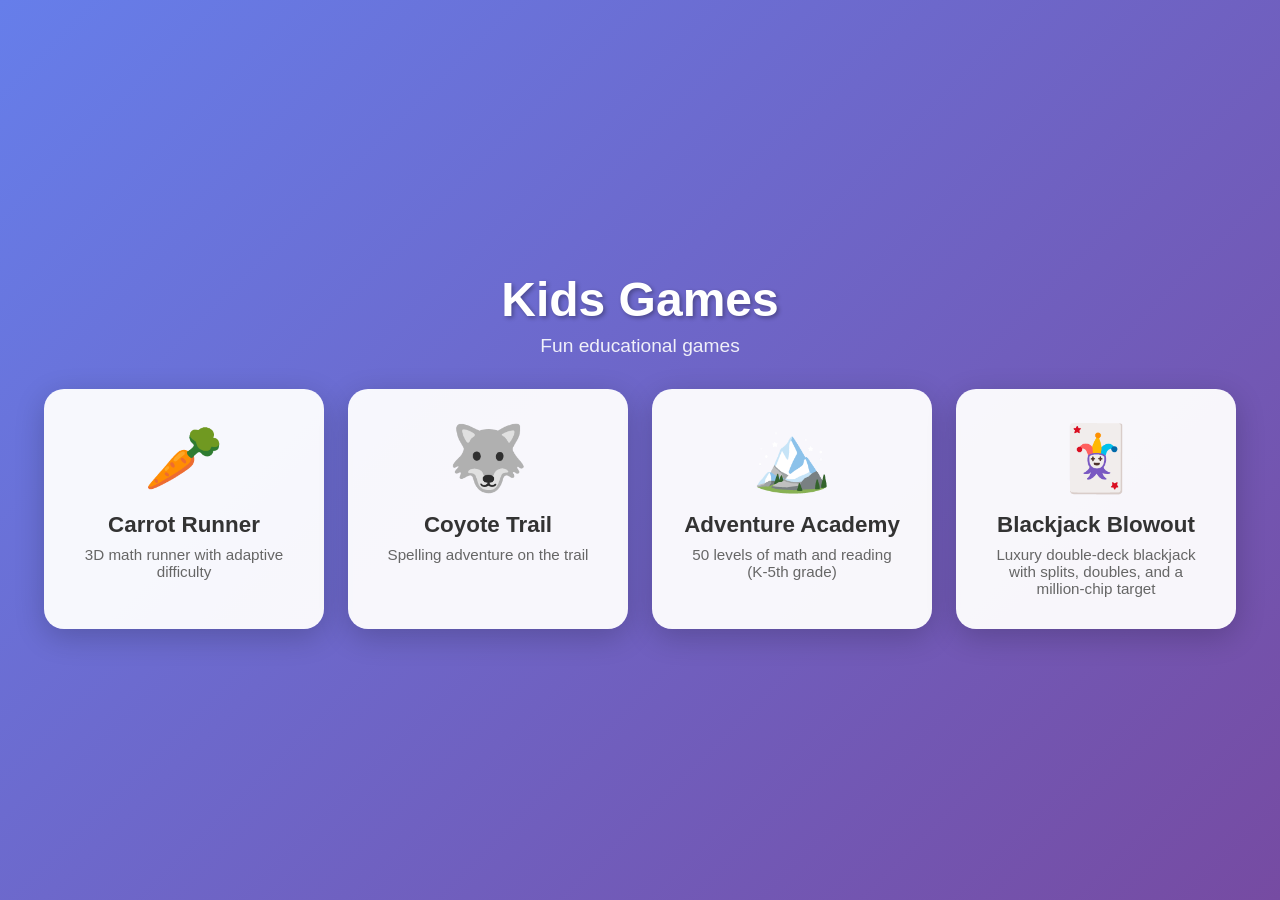
<file: index.html>
<!DOCTYPE html>
<html lang="en">
<head>
<meta charset="UTF-8">
<meta name="viewport" content="width=device-width, initial-scale=1.0">
<title>Kids Games</title>
<style>
* { margin: 0; padding: 0; box-sizing: border-box; }
body { font-family: 'Segoe UI', sans-serif; background: linear-gradient(135deg, #667eea 0%, #764ba2 100%); min-height: 100vh; display: flex; align-items: center; justify-content: center; }
.container { text-align: center; color: #fff; }
h1 { font-size: 3rem; margin-bottom: 0.5rem; text-shadow: 2px 2px 4px rgba(0,0,0,0.3); }
.subtitle { font-size: 1.2rem; opacity: 0.9; margin-bottom: 2rem; }
.games { display: flex; gap: 1.5rem; flex-wrap: wrap; justify-content: center; }
.game-card { background: rgba(255,255,255,0.95); border-radius: 20px; padding: 2rem; width: 280px; text-decoration: none; color: #333; transition: transform 0.2s, box-shadow 0.2s; box-shadow: 0 8px 30px rgba(0,0,0,0.2); }
.game-card:hover { transform: translateY(-5px); box-shadow: 0 12px 40px rgba(0,0,0,0.3); }
.game-icon { font-size: 4rem; margin-bottom: 1rem; }
.game-card h2 { font-size: 1.4rem; margin-bottom: 0.5rem; }
.game-card p { font-size: 0.95rem; color: #666; }
</style>
</head>
<body>
<div class="container">
<h1>Kids Games</h1>
<p class="subtitle">Fun educational games</p>
<div class="games">
<a href="carrot-runner/" class="game-card">
<div class="game-icon">🥕</div>
<h2>Carrot Runner</h2>
<p>3D math runner with adaptive difficulty</p>
</a>
<a href="coyote-trail/" class="game-card">
<div class="game-icon">🐺</div>
<h2>Coyote Trail</h2>
<p>Spelling adventure on the trail</p>
</a>
<a href="adventure-academy/" class="game-card">
<div class="game-icon">🏔️</div>
<h2>Adventure Academy</h2>
<p>50 levels of math and reading (K-5th grade)</p>
</a>
<a href="blackjack-blowout/" class="game-card">
<div class="game-icon">🃏</div>
<h2>Blackjack Blowout</h2>
<p>Luxury double-deck blackjack with splits, doubles, and a million-chip target</p>
</a>
</div>
</div>
</body>
</html>
</file>
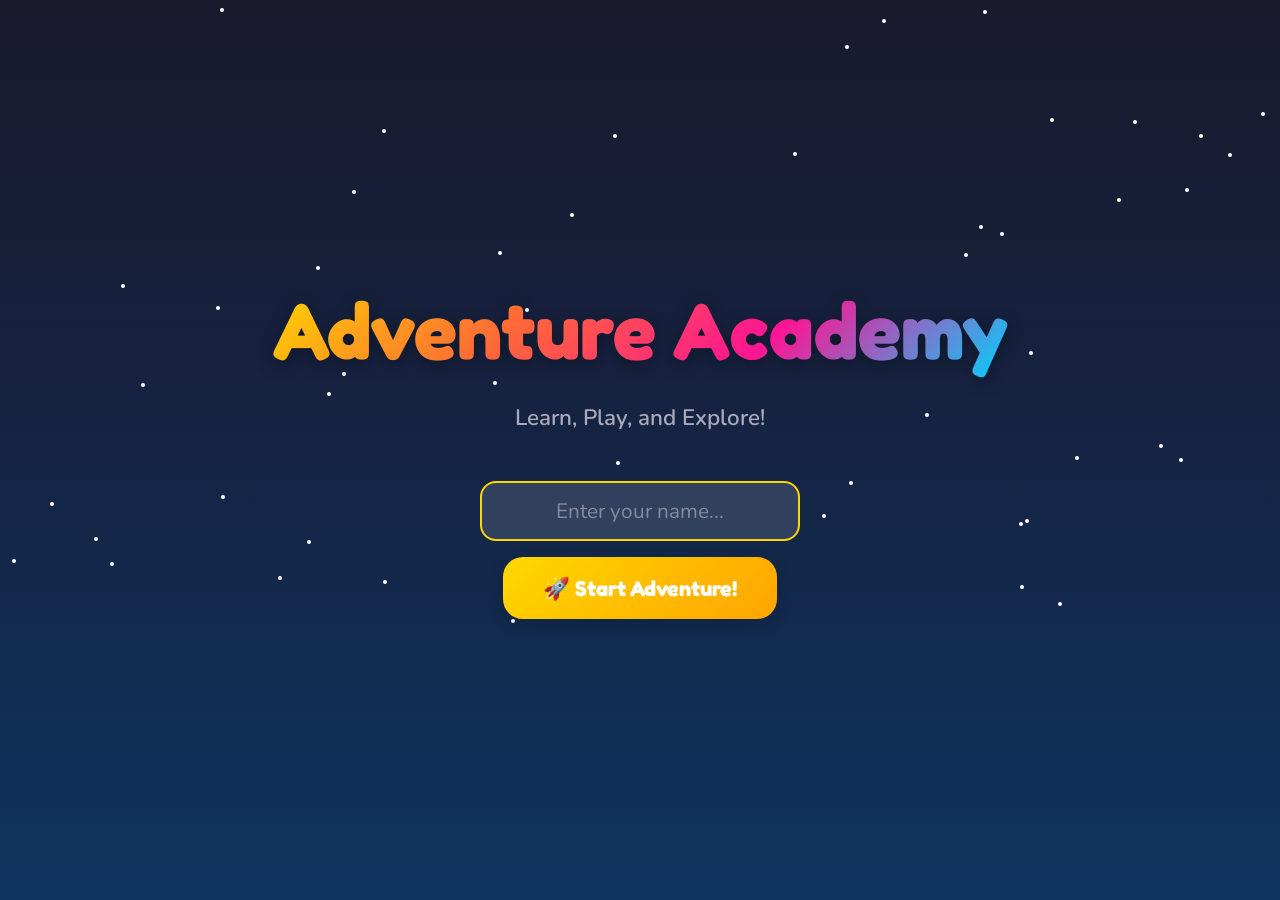
<file: adventure-academy/index.html>
<!DOCTYPE html>
<html lang="en">
<head>
<meta charset="UTF-8">
<meta name="viewport" content="width=device-width, initial-scale=1.0, user-scalable=no">
<title>Adventure Academy</title>
<link rel="preconnect" href="https://fonts.googleapis.com">
<link href="https://fonts.googleapis.com/css2?family=Fredoka+One&family=Nunito:wght@400;600;700;800&display=swap" rel="stylesheet">
<style>
/* ========== RESET & BASE ========== */
*,*::before,*::after{box-sizing:border-box;margin:0;padding:0;}
:root{
  --pri:#4A7CFF;--pri-dark:#3360D4;--success:#43B581;--warning:#FAA61A;
  --danger:#F04747;--star:#FFD700;--star-shadow:#E6A800;
  --math-bg:linear-gradient(135deg,#a8e063,#56ab2f);
  --math-color:#2D5F0F;--math-light:#E8F5E9;
  --read-bg:linear-gradient(135deg,#667eea,#764ba2);
  --read-color:#3A1078;--read-light:#EDE7F6;
  --hub-sky:#87CEEB;--hub-grass:#4CAF50;
  --radius:16px;--radius-sm:10px;
  --shadow:0 4px 16px rgba(0,0,0,0.18);
  --shadow-lg:0 8px 32px rgba(0,0,0,0.22);
  --font:'Nunito',system-ui,sans-serif;
  --font-title:'Fredoka One','Nunito',system-ui,sans-serif;
  --topbar-h:56px;
}
html,body{height:100%;overflow:hidden;font-family:var(--font);background:#1a1a2e;}
body{color:#333;-webkit-tap-highlight-color:transparent;touch-action:manipulation;}
#app{width:100%;height:100%;position:relative;overflow:hidden;}

/* ========== SCREEN TRANSITIONS ========== */
.screen{width:100%;height:100%;position:absolute;top:0;left:0;display:flex;flex-direction:column;}
.screen-enter{animation:screenIn .4s ease-out;}
.screen-exit{animation:screenOut .25s ease-in forwards;}
@keyframes screenIn{from{opacity:0;transform:scale(1.03);}to{opacity:1;transform:scale(1);}}
@keyframes screenOut{to{opacity:0;transform:scale(0.97);}}

/* ========== TITLE SCREEN ========== */
.title-screen{background:linear-gradient(180deg,#1a1a2e 0%,#16213e 40%,#0f3460 100%);
  justify-content:center;align-items:center;text-align:center;overflow:hidden;}
.title-screen h1{font-family:var(--font-title);font-size:clamp(2.5rem,8vw,5rem);
  background:linear-gradient(135deg,#FFD700,#FF6B35,#FF1493,#00D2FF);
  -webkit-background-clip:text;-webkit-text-fill-color:transparent;
  background-clip:text;filter:drop-shadow(0 4px 8px rgba(0,0,0,0.3));
  animation:titlePulse 3s ease-in-out infinite;}
@keyframes titlePulse{0%,100%{transform:scale(1);}50%{transform:scale(1.05);}}
.title-screen .subtitle{color:#aab;font-size:clamp(1rem,3vw,1.4rem);margin:8px 0 32px;font-weight:600;}
.title-stars{position:absolute;width:100%;height:100%;pointer-events:none;}
.title-star{position:absolute;width:4px;height:4px;background:#fff;border-radius:50%;animation:twinkle var(--d) ease-in-out infinite;}
@keyframes twinkle{0%,100%{opacity:.2;transform:scale(1);}50%{opacity:1;transform:scale(1.5);}}
.name-input{background:rgba(255,255,255,0.12);border:2px solid rgba(255,255,255,0.3);
  border-radius:var(--radius);padding:14px 24px;font-size:1.3rem;color:#fff;
  font-family:var(--font);text-align:center;width:min(320px,80vw);outline:none;
  transition:border-color .3s;}
.name-input:focus{border-color:var(--star);}
.name-input::placeholder{color:rgba(255,255,255,0.4);}

/* ========== BUTTONS ========== */
.btn{display:inline-flex;align-items:center;justify-content:center;gap:8px;
  padding:14px 32px;border-radius:var(--radius);border:none;cursor:pointer;
  font-family:var(--font-title);font-size:1.15rem;font-weight:700;
  transition:transform .15s,box-shadow .15s;user-select:none;
  box-shadow:var(--shadow);min-height:52px;min-width:52px;}
.btn:active{transform:scale(0.95)!important;}
.btn-primary{background:var(--pri);color:#fff;}
.btn-primary:hover{transform:translateY(-2px);box-shadow:var(--shadow-lg);}
.btn-success{background:var(--success);color:#fff;}
.btn-warning{background:var(--warning);color:#fff;}
.btn-danger{background:var(--danger);color:#fff;}
.btn-star{background:linear-gradient(135deg,#FFD700,#FFA500);color:#fff;}
.btn-ghost{background:rgba(255,255,255,0.15);color:#fff;backdrop-filter:blur(4px);}
.btn-ghost:hover{background:rgba(255,255,255,0.25);}
.btn-round{border-radius:50%;padding:12px;width:52px;height:52px;}
.btn-lg{padding:18px 40px;font-size:1.35rem;border-radius:20px;}
.btn[disabled]{opacity:0.4;pointer-events:none;}

/* ========== TOP BAR ========== */
.topbar{height:var(--topbar-h);display:flex;align-items:center;padding:0 16px;gap:12px;
  background:rgba(0,0,0,0.25);backdrop-filter:blur(8px);z-index:10;flex-shrink:0;}
.topbar .player-info{display:flex;align-items:center;gap:8px;color:#fff;font-weight:700;font-size:.95rem;}
.topbar .avatar-small{width:36px;height:36px;border-radius:50%;background:linear-gradient(135deg,#FF6B6B,#FFE66D);
  display:flex;align-items:center;justify-content:center;font-size:1.1rem;}
.topbar .star-count{margin-left:auto;display:flex;align-items:center;gap:6px;
  color:var(--star);font-weight:800;font-size:1.1rem;font-family:var(--font-title);}
.topbar .back-btn{background:none;border:none;color:#fff;font-size:1.5rem;cursor:pointer;padding:4px 8px;}

/* ========== HUB WORLD MAP ========== */
.hub-screen{background:linear-gradient(180deg,#87CEEB 0%,#87CEEB 55%,#90EE90 55%,#4CAF50 100%);}
.hub-map{flex:1;position:relative;overflow:hidden;}
.hub-cloud{position:absolute;background:#fff;border-radius:50%;opacity:0.8;animation:cloudDrift var(--d) linear infinite;}
@keyframes cloudDrift{from{transform:translateX(calc(100vw + 100px));}to{transform:translateX(-200px);}}
.hub-sun{position:absolute;top:20px;right:30px;width:80px;height:80px;
  background:radial-gradient(circle,#FFD700,#FFA500);border-radius:50%;
  box-shadow:0 0 60px rgba(255,215,0,0.6);animation:sunPulse 4s ease-in-out infinite;}
@keyframes sunPulse{0%,100%{box-shadow:0 0 60px rgba(255,215,0,0.6);}50%{box-shadow:0 0 90px rgba(255,215,0,0.8);}}

/* Mountain (left) */
.hub-mountain{position:absolute;bottom:0;left:5%;width:40%;height:65%;cursor:pointer;transition:transform .3s;}
.hub-mountain:hover{transform:scale(1.03);}
.mountain-shape{position:absolute;bottom:0;width:100%;height:100%;}
.mountain-peak{position:absolute;bottom:0;left:15%;width:70%;height:100%;
  background:linear-gradient(180deg,#8B6914 0%,#6B8E23 30%,#228B22 60%,#32CD32 100%);
  clip-path:polygon(50% 0%,15% 100%,85% 100%);filter:drop-shadow(4px 4px 8px rgba(0,0,0,0.3));}
.mountain-snow{position:absolute;bottom:0;left:15%;width:70%;height:100%;
  background:linear-gradient(180deg,#fff 0%,transparent 15%);
  clip-path:polygon(50% 0%,15% 100%,85% 100%);opacity:0.9;}
.mountain-peak2{position:absolute;bottom:0;left:35%;width:55%;height:75%;
  background:linear-gradient(180deg,#9B7B2C 0%,#7B9E33 30%,#2E8B2E 60%,#3AD33A 100%);
  clip-path:polygon(50% 0%,10% 100%,90% 100%);filter:drop-shadow(4px 4px 8px rgba(0,0,0,0.2));}
.hub-mountain .area-label{position:absolute;top:18%;left:50%;transform:translateX(-50%);
  font-family:var(--font-title);font-size:clamp(1rem,3vw,1.6rem);color:#fff;
  text-shadow:2px 2px 6px rgba(0,0,0,0.5);text-align:center;white-space:nowrap;z-index:2;}
.hub-mountain .area-emoji{font-size:clamp(2rem,5vw,3.5rem);display:block;margin-bottom:4px;}

/* River (right) */
.hub-river{position:absolute;bottom:0;right:5%;width:40%;height:55%;cursor:pointer;transition:transform .3s;}
.hub-river:hover{transform:scale(1.03);}
.river-bg{position:absolute;bottom:0;width:100%;height:100%;
  background:linear-gradient(180deg,#4169E1 0%,#1E90FF 40%,#00BFFF 70%,#87CEEB 100%);
  clip-path:polygon(20% 0%,80% 0%,95% 30%,85% 60%,100% 100%,0% 100%,15% 60%,5% 30%);
  filter:drop-shadow(4px 4px 8px rgba(0,0,0,0.3));}
.river-shimmer{position:absolute;bottom:0;width:100%;height:100%;
  background:repeating-linear-gradient(180deg,transparent,transparent 8px,rgba(255,255,255,0.15) 8px,rgba(255,255,255,0.15) 10px);
  clip-path:polygon(20% 0%,80% 0%,95% 30%,85% 60%,100% 100%,0% 100%,15% 60%,5% 30%);
  animation:shimmer 2s ease-in-out infinite;}
@keyframes shimmer{0%,100%{opacity:0.5;}50%{opacity:1;}}
.hub-river .area-label{position:absolute;top:8%;left:50%;transform:translateX(-50%);
  font-family:var(--font-title);font-size:clamp(1rem,3vw,1.6rem);color:#fff;
  text-shadow:2px 2px 6px rgba(0,0,0,0.5);text-align:center;white-space:nowrap;z-index:2;}
.hub-river .area-emoji{font-size:clamp(2rem,5vw,3.5rem);display:block;margin-bottom:4px;}

/* Trees */
.hub-tree{position:absolute;width:30px;pointer-events:none;}
.hub-tree .trunk{width:8px;height:20px;background:#8B4513;margin:0 auto;border-radius:0 0 3px 3px;}
.hub-tree .leaves{width:30px;height:30px;background:#228B22;border-radius:50%;margin:0 auto;}

/* Hub bottom bar */
.hub-bottom{position:absolute;bottom:0;left:0;right:0;display:flex;justify-content:center;
  gap:16px;padding:16px;z-index:5;}

/* ========== PATH SCREEN (TIER MAP) ========== */
.path-screen{transition:background .3s;}
.path-screen.math{background:linear-gradient(180deg,#2D5F0F 0%,#4a7c1f 30%,#6B8E23 60%,#9ACD32 100%);}
.path-screen.reading{background:linear-gradient(180deg,#1a0533 0%,#3A1078 30%,#4A2FBD 60%,#6C63FF 100%);}
.tier-list{flex:1;display:flex;flex-direction:column-reverse;align-items:center;
  padding:20px;gap:0;overflow-y:auto;position:relative;}
.tier-node{position:relative;display:flex;align-items:center;gap:16px;
  padding:16px 24px;border-radius:var(--radius);cursor:pointer;
  transition:transform .2s,box-shadow .2s;width:min(380px,90vw);z-index:2;}
.tier-node:hover:not(.locked){transform:scale(1.04);box-shadow:var(--shadow-lg);}
.tier-node.locked{opacity:0.5;cursor:not-allowed;filter:grayscale(0.5);}
.tier-node.current{animation:tierBounce 2s ease-in-out infinite;}
@keyframes tierBounce{0%,100%{transform:translateY(0);}50%{transform:translateY(-6px);}}
.tier-node .tier-icon{width:56px;height:56px;border-radius:50%;display:flex;
  align-items:center;justify-content:center;font-size:1.8rem;flex-shrink:0;
  box-shadow:0 2px 8px rgba(0,0,0,0.2);}
.tier-node .tier-info{flex:1;}
.tier-node .tier-name{font-family:var(--font-title);font-size:1.05rem;color:#fff;margin-bottom:2px;}
.tier-node .tier-desc{font-size:.8rem;color:rgba(255,255,255,0.7);}
.tier-node .tier-stars{display:flex;gap:2px;margin-top:4px;}
.tier-node .lock-icon{font-size:1.5rem;}
.tier-connector{width:4px;height:40px;background:rgba(255,255,255,0.25);
  border-radius:2px;z-index:1;position:relative;}
.tier-connector.unlocked{background:rgba(255,255,255,0.6);
  background:repeating-linear-gradient(180deg,rgba(255,255,255,0.6) 0px,rgba(255,255,255,0.6) 6px,transparent 6px,transparent 12px);}

/* ========== LEVEL SELECT ========== */
.level-screen{justify-content:flex-start;}
.level-screen.math{background:linear-gradient(180deg,#E8F5E9,#C8E6C9);}
.level-screen.reading{background:linear-gradient(180deg,#EDE7F6,#D1C4E9);}
.level-grid{flex:1;display:flex;flex-wrap:wrap;justify-content:center;align-items:center;
  gap:16px;padding:20px;overflow-y:auto;}
.level-card{width:min(140px,28vw);aspect-ratio:1;border-radius:var(--radius);
  display:flex;flex-direction:column;align-items:center;justify-content:center;gap:6px;
  cursor:pointer;transition:transform .2s;box-shadow:var(--shadow);position:relative;}
.level-card:hover:not(.locked){transform:translateY(-4px);}
.level-card.locked{opacity:0.4;cursor:not-allowed;background:#ccc!important;}
.level-card.current{box-shadow:0 0 0 4px var(--star),var(--shadow-lg);animation:levelGlow 2s infinite;}
@keyframes levelGlow{0%,100%{box-shadow:0 0 0 4px var(--star),var(--shadow);}
  50%{box-shadow:0 0 0 8px rgba(255,215,0,0.4),var(--shadow-lg);}}
.level-card .level-num{font-family:var(--font-title);font-size:1.8rem;color:#fff;}
.level-card .level-title{font-size:.7rem;color:rgba(255,255,255,0.9);text-align:center;padding:0 6px;font-weight:700;}
.level-card .level-stars{display:flex;gap:3px;}
.level-card .lock-big{font-size:2rem;opacity:0.6;}
.star-icon{color:var(--star);font-size:1rem;}
.star-icon.empty{opacity:0.3;}

/* ========== GAMEPLAY SCREEN ========== */
.game-screen{background:linear-gradient(180deg,#f8f9ff,#e8ecff);}
.game-screen.math{background:linear-gradient(180deg,#f0fff0,#d4edda);}
.game-screen.reading{background:linear-gradient(180deg,#f5f0ff,#e0d4f5);}
.game-content{flex:1;display:flex;flex-direction:column;align-items:center;
  justify-content:center;padding:20px;gap:20px;overflow-y:auto;}
.progress-track{width:min(400px,90vw);height:10px;background:rgba(0,0,0,0.1);
  border-radius:5px;overflow:hidden;}
.progress-fill{height:100%;background:var(--success);border-radius:5px;transition:width .4s ease;}
.progress-label{font-size:.85rem;color:#666;font-weight:700;}

.question-area{width:min(600px,92vw);text-align:center;}
.question-text{font-family:var(--font-title);font-size:clamp(1.2rem,4vw,1.8rem);
  color:#333;margin-bottom:24px;line-height:1.4;}
.question-visual{font-size:clamp(2rem,6vw,3.5rem);margin-bottom:16px;letter-spacing:4px;}

/* Multiple choice */
.choices{display:grid;grid-template-columns:1fr 1fr;gap:12px;width:100%;}
.choice-btn{padding:16px;border-radius:var(--radius-sm);border:3px solid #ddd;
  background:#fff;cursor:pointer;font-size:clamp(1rem,3vw,1.25rem);font-weight:700;
  font-family:var(--font);transition:all .2s;min-height:56px;color:#333;
  display:flex;align-items:center;justify-content:center;text-align:center;}
.choice-btn:hover{border-color:var(--pri);background:#f0f4ff;}
.choice-btn.correct{background:#d4edda;border-color:var(--success);color:var(--success);animation:correctPop .4s;}
.choice-btn.wrong{background:#f8d7da;border-color:var(--danger);color:var(--danger);animation:shake .4s;}
.choice-btn.disabled{pointer-events:none;opacity:0.6;}
@keyframes correctPop{0%{transform:scale(1);}50%{transform:scale(1.08);}100%{transform:scale(1);}}
@keyframes shake{0%,100%{transform:translateX(0);}25%{transform:translateX(-8px);}75%{transform:translateX(8px);}}

/* Type in */
.type-input{font-size:2rem;text-align:center;padding:12px 24px;border:3px solid #ddd;
  border-radius:var(--radius);width:min(200px,60vw);font-family:var(--font-title);
  outline:none;transition:border-color .3s;color:#333;}
.type-input:focus{border-color:var(--pri);}
.type-submit{margin-top:12px;}

/* Drag and drop */
.drag-container{display:flex;flex-wrap:wrap;gap:12px;justify-content:center;padding:8px;}
.drag-item{padding:12px 20px;background:#fff;border:3px solid #ddd;border-radius:var(--radius-sm);
  cursor:grab;font-size:clamp(1rem,3vw,1.3rem);font-weight:700;font-family:var(--font);
  user-select:none;transition:transform .15s,box-shadow .15s;touch-action:none;color:#333;}
.drag-item:active{cursor:grabbing;transform:scale(1.1);box-shadow:var(--shadow-lg);z-index:10;}
.drag-item.placed{background:var(--success);color:#fff;border-color:var(--success);}
.drop-zones{display:flex;gap:12px;justify-content:center;flex-wrap:wrap;margin-bottom:16px;}
.drop-zone{width:70px;height:56px;border:3px dashed #bbb;border-radius:var(--radius-sm);
  display:flex;align-items:center;justify-content:center;font-size:1.2rem;font-weight:700;
  transition:all .2s;color:#999;}
.drop-zone.filled{border-style:solid;border-color:var(--pri);background:rgba(74,124,255,0.1);color:#333;}
.drop-zone.highlight{border-color:var(--star);background:rgba(255,215,0,0.15);}

/* Reading passage */
.passage-box{background:#fff;border-radius:var(--radius);padding:20px;
  box-shadow:var(--shadow);text-align:left;line-height:1.8;font-size:clamp(.95rem,2.5vw,1.15rem);
  max-width:min(560px,90vw);margin-bottom:16px;color:#444;}

/* ========== RESULTS SCREEN ========== */
.results-screen{background:linear-gradient(180deg,#1a1a2e,#16213e);
  justify-content:center;align-items:center;text-align:center;overflow:hidden;}
.results-title{font-family:var(--font-title);font-size:clamp(1.8rem,5vw,2.8rem);
  color:#fff;margin-bottom:8px;}
.results-subtitle{color:#aab;font-size:1.1rem;margin-bottom:24px;}
.results-stars{display:flex;gap:16px;margin-bottom:32px;}
.result-star{font-size:3rem;opacity:0;transform:scale(0);animation:starPop .6s forwards;}
.result-star:nth-child(1){animation-delay:.3s;}
.result-star:nth-child(2){animation-delay:.7s;}
.result-star:nth-child(3){animation-delay:1.1s;}
@keyframes starPop{0%{opacity:0;transform:scale(0) rotate(-180deg);}
  70%{opacity:1;transform:scale(1.3) rotate(10deg);}100%{opacity:1;transform:scale(1) rotate(0);}}
.result-star.empty{filter:grayscale(1) brightness(0.4);}
.results-score{color:#aab;font-size:1rem;margin-bottom:24px;}
.results-buttons{display:flex;gap:12px;flex-wrap:wrap;justify-content:center;}
.collectible-reveal{margin:20px 0;padding:20px;background:rgba(255,215,0,0.1);
  border:2px solid var(--star);border-radius:var(--radius);color:#fff;text-align:center;
  animation:revealGlow 2s infinite;}
@keyframes revealGlow{0%,100%{box-shadow:0 0 20px rgba(255,215,0,0.2);}
  50%{box-shadow:0 0 40px rgba(255,215,0,0.5);}}
.collectible-emoji{font-size:3rem;display:block;margin-bottom:8px;}

/* ========== CONFETTI ========== */
.confetti-container{position:fixed;top:0;left:0;width:100%;height:100%;pointer-events:none;z-index:100;}
.confetti-piece{position:absolute;width:10px;height:10px;top:-20px;animation:confettiFall var(--d) linear forwards;}
@keyframes confettiFall{0%{transform:translateY(0) rotate(0deg);opacity:1;}
  100%{transform:translateY(110vh) rotate(var(--r));opacity:0;}}

/* ========== TROPHY ROOM ========== */
.trophy-screen{background:linear-gradient(180deg,#2c1810,#4a2c17,#6b3a1f);}
.trophy-grid{flex:1;display:grid;grid-template-columns:repeat(auto-fill,minmax(100px,1fr));
  gap:16px;padding:20px;overflow-y:auto;align-content:start;}
.trophy-card{aspect-ratio:1;border-radius:var(--radius);background:rgba(255,255,255,0.08);
  display:flex;flex-direction:column;align-items:center;justify-content:center;gap:4px;
  border:2px solid rgba(255,255,255,0.1);transition:transform .2s;}
.trophy-card.collected{background:rgba(255,215,0,0.1);border-color:var(--star);cursor:pointer;}
.trophy-card.collected:hover{transform:scale(1.08);}
.trophy-card .trophy-emoji{font-size:2.2rem;}
.trophy-card.locked .trophy-emoji{filter:grayscale(1) brightness(0.3);}
.trophy-card .trophy-name{font-size:.65rem;color:rgba(255,255,255,0.6);text-align:center;font-weight:700;}
.trophy-card.collected .trophy-name{color:var(--star);}

/* ========== MODAL ========== */
.modal-overlay{position:fixed;top:0;left:0;width:100%;height:100%;
  background:rgba(0,0,0,0.6);display:flex;align-items:center;justify-content:center;
  z-index:50;animation:fadeIn .3s;}
.modal{background:#fff;border-radius:20px;padding:32px;max-width:min(420px,90vw);
  width:100%;text-align:center;box-shadow:var(--shadow-lg);animation:modalPop .4s;}
@keyframes fadeIn{from{opacity:0;}to{opacity:1;}}
@keyframes modalPop{from{transform:scale(0.8);opacity:0;}to{transform:scale(1);opacity:1;}}

/* ========== FEEDBACK OVERLAY ========== */
.feedback{position:fixed;top:50%;left:50%;transform:translate(-50%,-50%);
  font-family:var(--font-title);font-size:clamp(2rem,8vw,4rem);z-index:30;
  pointer-events:none;animation:feedbackPop .8s forwards;}
@keyframes feedbackPop{0%{opacity:1;transform:translate(-50%,-50%) scale(0.5);}
  40%{transform:translate(-50%,-50%) scale(1.2);}
  100%{opacity:0;transform:translate(-50%,-70%) scale(1);}}
.feedback.correct{color:var(--success);}
.feedback.wrong{color:var(--danger);}

/* ========== RESPONSIVE ========== */
@media(max-width:480px){
  .choices{grid-template-columns:1fr;}
  .hub-mountain,.hub-river{width:44%;}
  .topbar{padding:0 8px;gap:8px;}
  .topbar .player-info span:not(.avatar-small){display:none;}
}
@media(min-width:768px){
  .level-grid{gap:24px;padding:32px;}
  .level-card{width:150px;}
}
@media(min-width:1024px){
  .hub-mountain,.hub-river{width:35%;}
}
</style>
</head>
<body>
<div id="app"></div>
<script>
// ========== CONSTANTS & CONFIG ==========
const TIERS_PER_PATH=5,LEVELS_PER_TIER=5,QUESTIONS_PER_LEVEL=8;
const MATH_TIERS=[
  {name:'Counting Foothills',desc:'Count & recognize numbers',icon:'🔢',colors:['#66BB6A','#43A047']},
  {name:'Addition Cliffs',desc:'Adding numbers together',icon:'➕',colors:['#42A5F5','#1E88E5']},
  {name:'Multiplication Mesa',desc:'Times tables & arrays',icon:'✖️',colors:['#AB47BC','#8E24AA']},
  {name:'Division Heights',desc:'Dividing & mixed operations',icon:'➗',colors:['#EF5350','#E53935']},
  {name:'Fraction Summit',desc:'Fractions & word problems',icon:'🥧',colors:['#FF7043','#F4511E']}
];
const READ_TIERS=[
  {name:'Letter Lagoon',desc:'Letters & beginning sounds',icon:'🔤',colors:['#26C6DA','#00ACC1']},
  {name:'Sight Word Stream',desc:'Sight words & matching',icon:'👀',colors:['#66BB6A','#43A047']},
  {name:'Vocabulary Rapids',desc:'Words & sentences',icon:'📖',colors:['#FFA726','#FB8C00']},
  {name:'Story Falls',desc:'Short reading passages',icon:'📚',colors:['#EC407A','#D81B60']},
  {name:'Comprehension Peak',desc:'Longer passages & inference',icon:'🧠',colors:['#7E57C2','#5E35B1']}
];
const MATH_LEVEL_NAMES=[
  ['Count Objects','Match Numbers','Number Order','Greater or Less','Missing Numbers'],
  ['Add with Pictures','Simple Addition','Bigger Addition','Simple Subtraction','Mixed Add & Sub'],
  ['Skip Counting','Arrays','Times Tables','Harder Tables','Mixed Multiply'],
  ['Simple Division','Division Groups','Mixed Operations','Order of Ops','Challenge Mix'],
  ['Fraction Names','Fraction Pictures','Compare Fractions','Fraction Add','Word Problems']
];
const READ_LEVEL_NAMES=[
  ['Letter Match','Uppercase ABC','Beginning Sounds','Rhyming Words','Letter Mix'],
  ['Flash Words','Word Match','Missing Word','Word Scramble','Sight Sprint'],
  ['Finish the Sentence','Synonym Match','Antonym Match','Context Clues','Vocab Mix'],
  ['Short Stories','Who Did What','True or False','Sequence Events','Story Mix'],
  ['Main Idea','Inference','Author Purpose','Details Hunt','Comprehension Mix']
];
const COLLECTIBLES=[
  {id:'m0',emoji:'🦁',name:'Leo the Lion'},
  {id:'m1',emoji:'🦊',name:'Felix the Fox'},
  {id:'m2',emoji:'🐉',name:'Drake the Dragon'},
  {id:'m3',emoji:'🦅',name:'Eagle Eddie'},
  {id:'m4',emoji:'🦄',name:'Unicorn Uma'},
  {id:'r0',emoji:'🐬',name:'Delphi Dolphin'},
  {id:'r1',emoji:'🐢',name:'Shelby Turtle'},
  {id:'r2',emoji:'🦋',name:'Bella Butterfly'},
  {id:'r3',emoji:'🐙',name:'Otto Octopus'},
  {id:'r4',emoji:'🦜',name:'Polly Parrot'}
];
const SIGHT_WORDS=[
  ['the','and','a','to','said','in','he','I','it','you','is','his','that','she','was','for','on','are','as','with'],
  ['they','at','be','this','have','from','or','one','had','by','but','not','what','all','were','we','when','can','an','your'],
  ['which','their','if','will','up','other','about','out','many','then','them','these','so','some','her','would','make','like','him','into'],
  ['has','look','two','more','no','way','could','my','than','first','been','its','who','now','people','made','over','did','down','only'],
  ['because','before','through','where','much','right','too','does','another','came','want','around','every','important','between','should','still','never','animal','house']
];
const SYNONYMS=[
  ['happy','glad'],['sad','unhappy'],['big','large'],['small','tiny'],['fast','quick'],
  ['smart','clever'],['brave','courageous'],['pretty','beautiful'],['angry','mad'],['cold','chilly'],
  ['start','begin'],['end','finish'],['close','shut'],['speak','talk'],['look','see']
];
const ANTONYMS=[
  ['hot','cold'],['big','small'],['happy','sad'],['fast','slow'],['up','down'],
  ['light','dark'],['old','new'],['hard','soft'],['open','close'],['loud','quiet'],
  ['full','empty'],['wet','dry'],['rich','poor'],['long','short'],['tall','short']
];
const PASSAGES=[
  {text:"The sun was shining bright. Emma put on her hat and went outside. She saw a butterfly in the garden. It was orange and black.",
   questions:[
     {q:"What was the weather like?",a:"Sunny",wrong:["Rainy","Snowy","Cloudy"]},
     {q:"What did Emma put on?",a:"Her hat",wrong:["Her coat","Her shoes","Her gloves"]},
     {q:"What did Emma see?",a:"A butterfly",wrong:["A bird","A cat","A dog"]},
     {q:"What color was the butterfly?",a:"Orange and black",wrong:["Blue and white","Red and yellow","Green and brown"]}
   ]},
  {text:"Tom has a red bike. He rides it to school every day. His friend Sam walks to school. They meet at the front gate and go inside together.",
   questions:[
     {q:"What color is Tom's bike?",a:"Red",wrong:["Blue","Green","Yellow"]},
     {q:"How does Sam get to school?",a:"He walks",wrong:["He rides a bike","He takes a bus","He drives"]},
     {q:"Where do Tom and Sam meet?",a:"At the front gate",wrong:["At the park","At the store","In the classroom"]},
     {q:"How often does Tom ride his bike to school?",a:"Every day",wrong:["Once a week","Sometimes","Never"]}
   ]},
  {text:"Bears sleep through the winter. This is called hibernation. They eat lots of food in the fall to get ready. When spring comes, they wake up hungry.",
   questions:[
     {q:"What is it called when bears sleep through winter?",a:"Hibernation",wrong:["Migration","Vacation","Relaxation"]},
     {q:"When do bears eat a lot of food?",a:"In the fall",wrong:["In the spring","In the summer","In the winter"]},
     {q:"How do bears feel when they wake up?",a:"Hungry",wrong:["Happy","Scared","Sleepy"]},
     {q:"What is the main idea of this passage?",a:"Bears hibernate in winter",wrong:["Bears are scary","Bears eat fish","Bears live in caves"]}
   ]},
  {text:"The ocean is home to many animals. Fish swim in schools. Dolphins jump out of the water. Crabs walk sideways on the sand. The ocean is a busy place!",
   questions:[
     {q:"Where do these animals live?",a:"The ocean",wrong:["The forest","The desert","The mountains"]},
     {q:"How do crabs walk?",a:"Sideways",wrong:["Forward","Backward","In circles"]},
     {q:"What do dolphins do?",a:"Jump out of the water",wrong:["Walk on sand","Fly in the sky","Sleep all day"]},
     {q:"What is a group of fish called?",a:"A school",wrong:["A team","A herd","A pack"]}
   ]},
  {text:"Plants need three things to grow: water, sunlight, and soil. Roots take in water from the soil. Leaves use sunlight to make food. Without any of these, a plant cannot survive.",
   questions:[
     {q:"How many things do plants need to grow?",a:"Three",wrong:["Two","Four","Five"]},
     {q:"What do roots do?",a:"Take in water",wrong:["Make food","Get sunlight","Grow leaves"]},
     {q:"What do leaves use to make food?",a:"Sunlight",wrong:["Water","Soil","Air"]},
     {q:"What is the main idea?",a:"Plants need water, sunlight, and soil to grow",wrong:["Plants are green","Roots are underground","Leaves are big"]}
   ]},
  {text:"Long ago, people used horses to travel. Then trains were invented. Cars came after that. Now we even have airplanes that fly across the world. Transportation has changed a lot!",
   questions:[
     {q:"What did people use first to travel?",a:"Horses",wrong:["Cars","Trains","Airplanes"]},
     {q:"What was invented after trains?",a:"Cars",wrong:["Horses","Bicycles","Boats"]},
     {q:"What can fly across the world?",a:"Airplanes",wrong:["Cars","Trains","Horses"]},
     {q:"What is this passage mostly about?",a:"How transportation has changed",wrong:["How to drive a car","The history of horses","Why planes are fast"]}
   ]},
  {text:"Maria loved to paint. Every Saturday, she would set up her easel in the park. She painted trees, flowers, and the pond. People walking by would stop and watch. One day, an art teacher saw her work and said she had real talent.",
   questions:[
     {q:"When did Maria paint in the park?",a:"Every Saturday",wrong:["Every Monday","Every day","Once a month"]},
     {q:"What did Maria paint?",a:"Trees, flowers, and the pond",wrong:["Houses and cars","Animals","People"]},
     {q:"Who noticed Maria's talent?",a:"An art teacher",wrong:["Her mother","A police officer","Her friend"]},
     {q:"You can infer that Maria is:",a:"A talented artist",wrong:["A teacher","A scientist","A doctor"]}
   ]},
  {text:"Recycling helps our planet. When we recycle paper, we save trees. Recycling plastic keeps it out of the ocean. Recycling metal means we dig up less from the ground. Everyone can help by putting items in the right bin.",
   questions:[
     {q:"What does recycling paper save?",a:"Trees",wrong:["Water","Metal","Plastic"]},
     {q:"Where does plastic end up if we don't recycle?",a:"The ocean",wrong:["The sky","The forest","The desert"]},
     {q:"How can everyone help?",a:"Put items in the right bin",wrong:["Drive less","Plant trees","Use less water"]},
     {q:"What is the author's purpose?",a:"To encourage recycling",wrong:["To entertain","To tell a story","To describe nature"]}
   ]}
];
const CVC_WORDS=['cat','bat','hat','mat','sat','rat','pat','fat','can','fan','man','pan','ran','van','tan','ban',
  'big','dig','fig','pig','wig','jig','rig','bit','fit','hit','kit','lit','pit','sit','wit',
  'dog','fog','hog','log','jog','cot','dot','got','hot','lot','not','pot','top','hop','mop','pop',
  'bug','dug','hug','jug','mug','rug','tug','but','cut','gut','hut','nut','put','run','sun','fun',
  'bed','fed','led','red','wed','den','hen','men','pen','ten','get','let','met','net','pet','set','wet','yet'];
const RHYME_FAMILIES={
  'at':['cat','bat','hat','mat','sat','rat','pat','fat'],
  'an':['can','fan','man','pan','ran','van','tan','ban'],
  'ig':['big','dig','fig','pig','wig','jig','rig'],
  'og':['dog','fog','hog','log','jog'],
  'ot':['cot','dot','got','hot','lot','not','pot'],
  'op':['top','hop','mop','pop'],
  'ug':['bug','dug','hug','jug','mug','rug','tug'],
  'ut':['but','cut','gut','hut','nut'],
  'un':['run','sun','fun','bun','gun'],
  'ed':['bed','fed','led','red','wed'],
  'en':['den','hen','men','pen','ten'],
  'et':['get','let','met','net','pet','set','wet','yet']
};

// ========== SEEDED RANDOM ==========
function mulberry32(a){return function(){a|=0;a=a+0x6D2B79F5|0;let t=Math.imul(a^a>>>15,1|a);
  t^=t+Math.imul(t^t>>>7,61|t);return((t^t>>>14)>>>0)/4294967296;};}
function seededRng(path,tier,level,qi){
  let h=0;const s=`${path}${tier}${level}${qi}`;
  for(let i=0;i<s.length;i++){h=((h<<5)-h)+s.charCodeAt(i);h|=0;}
  return mulberry32(h);}
function shuffle(arr,rng){const a=[...arr];for(let i=a.length-1;i>0;i--){const j=Math.floor(rng()*
  (i+1));[a[i],a[j]]=[a[j],a[i]];}return a;}
function pick(arr,rng){return arr[Math.floor(rng()*arr.length)];}
function pickN(arr,n,rng){return shuffle(arr,rng).slice(0,n);}
function randInt(min,max,rng){return Math.floor(rng()*(max-min+1))+min;}

// ========== STATE MANAGEMENT ==========
const State={
  _data:{},_listeners:[],
  get(k){return this._data[k];},
  set(k,v){this._data[k]=v;this._listeners.forEach(fn=>fn(k,v));},
  save(){try{localStorage.setItem('adventure-academy-v2',JSON.stringify({
    playerName:this._data.playerName,progress:this._data.progress,
    collectibles:this._data.collectibles,totalStars:this._data.totalStars
  }));}catch(e){}},
  load(){try{const d=JSON.parse(localStorage.getItem('adventure-academy-v2'));
    if(d){this._data.playerName=d.playerName;this._data.progress=d.progress;
      this._data.collectibles=d.collectibles||[];this._data.totalStars=d.totalStars||0;return true;}
  }catch(e){}return false;},
  init(){
    this._data={currentScreen:'title',screenParams:{},playerName:'',
      progress:{math:Array.from({length:5},()=>[0,0,0,0,0]),
                reading:Array.from({length:5},()=>[0,0,0,0,0])},
      collectibles:[],totalStars:0,soundEnabled:true};
    if(this.load()&&this._data.playerName)this._data.currentScreen='hub';},
  subscribe(fn){this._listeners.push(fn);},
  getStarsForTier(path,tier){return this._data.progress[path][tier].reduce((a,b)=>a+b,0);},
  isTierUnlocked(path,tier){if(tier===0)return true;
    return this._data.progress[path][tier-1].every(s=>s>0);},
  isLevelUnlocked(path,tier,level){if(!this.isTierUnlocked(path,tier))return false;
    if(level===0)return true;return this._data.progress[path][tier][level-1]>0;},
  completeLevel(path,tier,level,stars){
    const old=this._data.progress[path][tier][level];
    if(stars>old){this._data.progress[path][tier][level]=stars;
      this._data.totalStars=this.calcTotalStars();}
    // Check tier completion for collectible
    const prefix=path==='math'?'m':'r';
    const cid=prefix+tier;
    const tierDone=this._data.progress[path][tier].every(s=>s>0);
    let newCollectible=null;
    if(tierDone&&!this._data.collectibles.includes(cid)){
      this._data.collectibles.push(cid);
      newCollectible=COLLECTIBLES.find(c=>c.id===cid);}
    this.save();return newCollectible;},
  calcTotalStars(){let t=0;['math','reading'].forEach(p=>{
    this._data.progress[p].forEach(tier=>{tier.forEach(s=>{t+=s;});});});return t;}
};

// ========== AUDIO ENGINE ==========
const Audio={
  ctx:null,
  init(){if(this.ctx)return;try{this.ctx=new(window.AudioContext||window.webkitAudioContext)();}catch(e){}},
  resume(){if(this.ctx&&this.ctx.state==='suspended')this.ctx.resume();},
  play(name){
    if(!State.get('soundEnabled'))return;this.init();if(!this.ctx)return;this.resume();
    const fn=this['_'+name];if(fn)fn.call(this);},
  _click(){this._tone(800,.08,'sine',.15);},
  _correct(){const t=this.ctx.currentTime;
    this._tone(523,.15,'sine',.2,t);this._tone(659,.15,'sine',.2,t+.08);this._tone(784,.25,'sine',.2,t+.16);},
  _wrong(){this._tone(200,.3,'sawtooth',.1);},
  _star(){const t=this.ctx.currentTime;
    this._tone(600,.12,'triangle',.15,t);this._tone(900,.12,'triangle',.15,t+.1);this._tone(1200,.3,'triangle',.15,t+.2);},
  _fanfare(){const t=this.ctx.currentTime;const notes=[523,587,659,784,880,1047];
    notes.forEach((f,i)=>this._tone(f,.2,'sine',.12,t+i*.12));},
  _unlock(){const t=this.ctx.currentTime;
    [400,500,600,800].forEach((f,i)=>this._tone(f,.3,'sine',.12,t+i*.15));},
  _tone(freq,dur,type,vol,when){
    const t=when||this.ctx.currentTime;const o=this.ctx.createOscillator();
    const g=this.ctx.createGain();o.type=type;o.frequency.value=freq;
    g.gain.setValueAtTime(vol||.15,t);g.gain.exponentialRampToValueAtTime(.001,t+dur);
    o.connect(g);g.connect(this.ctx.destination);o.start(t);o.stop(t+dur+.05);}
};

// ========== ROUTER ==========
const Router={
  screens:{},current:null,
  register(name,fn){this.screens[name]=fn;},
  navigate(screen,params={}){
    State.set('currentScreen',screen);State.set('screenParams',params);
    const app=document.getElementById('app');
    app.innerHTML='';this.screens[screen](app,params);this.current=screen;
  }
};

// ========== UTILITY ==========
function el(tag,cls,html){const e=document.createElement(tag);if(cls)e.className=cls;
  if(html!==undefined)e.innerHTML=html;return e;}
function starHTML(count,max=3){let s='';for(let i=0;i<max;i++)s+=`<span class="star-icon${i<count?'':' empty'}">⭐</span>`;return s;}
function showFeedback(correct){
  const fb=el('div','feedback '+(correct?'correct':'wrong'),correct?'✓ Correct!':'✗ Try Again');
  document.body.appendChild(fb);setTimeout(()=>fb.remove(),900);}
function showConfetti(){
  const c=el('div','confetti-container');const colors=['#FF6B6B','#FFE66D','#4ECDC4','#45B7D1','#96E6A1','#DDA0DD','#FF9A76'];
  for(let i=0;i<60;i++){const p=el('div','confetti-piece');
    p.style.cssText=`left:${Math.random()*100}%;background:${colors[i%colors.length]};
    --d:${1.5+Math.random()*2}s;--r:${Math.random()*720}deg;
    width:${6+Math.random()*8}px;height:${6+Math.random()*8}px;
    border-radius:${Math.random()>.5?'50%':'2px'};animation-delay:${Math.random()*.5}s;`;
    c.appendChild(p);}
  document.body.appendChild(c);setTimeout(()=>c.remove(),4000);}

// ========== CONTENT GENERATORS ==========
// Each returns {question,visual,choices,answer,type,items,zones} depending on mechanic

function genMathQuestion(tier,level,qi){
  const rng=seededRng('math',tier,level,qi);
  if(tier===0)return genCounting(level,rng);
  if(tier===1)return genAddSub(level,rng);
  if(tier===2)return genMultiply(level,rng);
  if(tier===3)return genDivision(level,rng);
  return genFractions(level,rng);
}

function genCounting(level,rng){
  if(level===0){// Count objects
    const n=randInt(1,10,rng);const emoji=pick(['🍎','⭐','🌸','🐟','🎈','🦋','🍪'],rng);
    const vis=emoji.repeat(n);const wrongs=new Set();
    while(wrongs.size<3){const w=randInt(1,12,rng);if(w!==n)wrongs.add(w);}
    return{question:`How many ${emoji} do you see?`,visual:vis,answer:String(n),
      choices:shuffle([String(n),...wrongs].map(String),rng),type:'choice'};}
  if(level===1){// Match numbers to groups
    const n=randInt(2,10,rng);const emoji=pick(['🍎','⭐','🌺','🐠','🎈'],rng);
    const options=[];options.push({text:emoji.repeat(n),val:n});
    for(let i=0;i<3;i++){let w;do{w=randInt(1,12,rng);}while(w===n||options.some(o=>o.val===w));
      options.push({text:emoji.repeat(w),val:w});}
    const shuffled=shuffle(options,rng);
    return{question:`Which group shows ${n}?`,answer:emoji.repeat(n),
      choices:shuffled.map(o=>o.text),type:'choice'};}
  if(level===2){// Number ordering (drag)
    const start=randInt(1,10,rng);const nums=[];
    for(let i=0;i<5;i++)nums.push(start+i);
    return{question:'Put these numbers in order (smallest to biggest)',
      items:shuffle(nums.map(String),rng),answer:nums.map(String),type:'order'};}
  if(level===3){// Greater/less than
    const a=randInt(1,20,rng);let b;do{b=randInt(1,20,rng);}while(b===a);
    const ans=a>b?`${a} > ${b}`:`${a} < ${b}`;
    return{question:`Which is correct?`,answer:ans,
      choices:shuffle([`${a} > ${b}`,`${a} < ${b}`,`${a} = ${b}`,`${b} = ${a}`],rng),type:'choice'};}
  // level 4: Missing number
  const start=randInt(1,15,rng);const step=pick([1,2,5],rng);
  const seq=[];for(let i=0;i<5;i++)seq.push(start+step*i);
  const miss=randInt(1,3,rng);const ans=seq[miss];seq[miss]='?';
  const wrongs=new Set();while(wrongs.size<3){const w=randInt(start,start+step*6,rng);if(w!==ans)wrongs.add(w);}
  return{question:`What number is missing? ${seq.join(', ')}`,answer:String(ans),
    choices:shuffle([String(ans),...[...wrongs].map(String)],rng),type:'choice'};
}

function genAddSub(level,rng){
  if(level<=1){// Addition with visuals then simple
    const a=randInt(1,level===0?5:9,rng),b=randInt(1,level===0?5:9,rng);
    const ans=a+b;const emoji=pick(['🍎','⭐','🌸'],rng);
    const vis=level===0?emoji.repeat(a)+' + '+emoji.repeat(b):'';
    const wrongs=new Set();while(wrongs.size<3){const w=randInt(Math.max(2,ans-3),ans+4,rng);if(w!==ans&&w>0)wrongs.add(w);}
    return{question:`${a} + ${b} = ?`,visual:vis,answer:String(ans),
      choices:shuffle([String(ans),...[...wrongs].map(String)],rng),type:level===0?'choice':'typein'};}
  if(level===2){// Bigger addition
    const a=randInt(10,50,rng),b=randInt(5,30,rng),ans=a+b;
    return{question:`${a} + ${b} = ?`,answer:String(ans),type:'typein'};}
  if(level===3){// Subtraction
    const a=randInt(5,20,rng),b=randInt(1,a,rng),ans=a-b;
    const emoji=pick(['🍎','🍪','🌟'],rng);
    return{question:`${a} - ${b} = ?`,visual:emoji.repeat(a),answer:String(ans),
      choices:shuffle([ans,ans+1,ans-1,ans+2].filter(x=>x>=0).map(String).filter((v,i,a)=>a.indexOf(v)===i),rng).slice(0,4),type:'choice'};}
  // level 4: Mixed
  const isAdd=rng()>.5;const a=randInt(3,25,rng),b=randInt(1,isAdd?20:a,rng);
  const ans=isAdd?a+b:a-b;
  return{question:`${a} ${isAdd?'+':'-'} ${b} = ?`,answer:String(ans),type:'typein'};
}

function genMultiply(level,rng){
  if(level===0){// Skip counting
    const by=pick([2,5,10],rng);const seq=[];
    for(let i=1;i<=5;i++)seq.push(by*i);const miss=randInt(1,3,rng);
    const ans=seq[miss];seq[miss]='?';
    const wrongs=new Set();while(wrongs.size<3){const w=randInt(by,by*7,rng);if(w!==ans)wrongs.add(w);}
    return{question:`Count by ${by}s: ${seq.join(', ')}`,answer:String(ans),
      choices:shuffle([String(ans),...[...wrongs].map(String)],rng),type:'choice'};}
  if(level===1){// Arrays
    const r=randInt(2,5,rng),c=randInt(2,5,rng),ans=r*c;
    const emoji=pick(['⭐','🟡','🔵','🟢'],rng);
    let vis='';for(let i=0;i<r;i++)vis+=(i>0?'<br>':'')+emoji.repeat(c);
    const wrongs=new Set();while(wrongs.size<3){const w=randInt(Math.max(1,ans-5),ans+5,rng);if(w!==ans)wrongs.add(w);}
    return{question:`How many ${emoji} are there? (${r} rows × ${c} columns)`,visual:vis,answer:String(ans),
      choices:shuffle([String(ans),...[...wrongs].map(String)],rng),type:'choice'};}
  if(level<=3){// Times tables
    const maxF=level===2?6:12;
    const a=randInt(2,maxF,rng),b=randInt(2,maxF,rng),ans=a*b;
    return{question:`${a} × ${b} = ?`,answer:String(ans),type:'typein'};}
  // level 4: mixed
  const a=randInt(2,12,rng),b=randInt(2,12,rng);
  const ops=[{s:'×',r:a*b},{s:'+',r:a+b}];
  const op=pick(ops,rng);
  return{question:`${a} ${op.s} ${b} = ?`,answer:String(op.r),type:'typein'};
}

function genDivision(level,rng){
  if(level<=1){// Simple division
    const b=randInt(2,level===0?5:10,rng),ans=randInt(1,level===0?5:10,rng),a=b*ans;
    if(level===0){const emoji=pick(['🍪','🍎','⭐'],rng);
      return{question:`Share ${a} ${emoji} equally among ${b} friends. How many does each get?`,
        visual:emoji.repeat(a),answer:String(ans),
        choices:shuffle([ans,ans+1,ans-1,ans+2].filter(x=>x>0).map(String).filter((v,i,a)=>a.indexOf(v)===i),rng).slice(0,4),type:'choice'};}
    return{question:`${a} ÷ ${b} = ?`,answer:String(ans),type:'typein'};}
  if(level===2){// Mixed operations
    const ops=['+','-','×','÷'];const op=pick(ops,rng);
    let a,b,ans;
    if(op==='÷'){b=randInt(2,10,rng);ans=randInt(1,10,rng);a=b*ans;}
    else if(op==='×'){a=randInt(2,10,rng);b=randInt(2,10,rng);ans=a*b;}
    else if(op==='+'){a=randInt(5,50,rng);b=randInt(5,50,rng);ans=a+b;}
    else{a=randInt(10,50,rng);b=randInt(1,a,rng);ans=a-b;}
    return{question:`${a} ${op} ${b} = ?`,answer:String(ans),type:'typein'};}
  if(level===3){// Two-step: a op b op c
    const a=randInt(2,10,rng),b=randInt(2,5,rng),c=randInt(1,5,rng);
    const ans=a*b+c;
    return{question:`(${a} × ${b}) + ${c} = ?`,answer:String(ans),type:'typein'};}
  // level 4: challenge
  const b=randInt(3,12,rng),ans=randInt(2,12,rng),a=b*ans;
  const wrongs=new Set();while(wrongs.size<3){const w=randInt(1,ans+5,rng);if(w!==ans&&w>0)wrongs.add(w);}
  return{question:`${a} ÷ ${b} = ?`,answer:String(ans),
    choices:shuffle([String(ans),...[...wrongs].map(String)],rng),type:'choice'};
}

function genFractions(level,rng){
  if(level===0){// Name the fraction
    const den=pick([2,3,4,6,8],rng);const num=randInt(1,den-1,rng);
    const fractionWord={2:['half','halves'],3:['third','thirds'],4:['quarter','quarters'],
      6:['sixth','sixths'],8:['eighth','eighths']};
    const name=num===1?`${num}/${den} (one ${fractionWord[den][0]})`:`${num}/${den} (${['','one','two','three','four','five','six','seven'][num]} ${fractionWord[den][1]})`;
    const visual=`${'🟦'.repeat(num)}${'⬜'.repeat(den-num)} out of ${den} parts`;
    const wrongs=[];const opts=[[1,2],[1,3],[1,4],[2,3],[3,4],[2,8],[5,6]].filter(f=>!(f[0]===num&&f[1]===den));
    const picked=pickN(opts,3,rng);picked.forEach(f=>wrongs.push(`${f[0]}/${f[1]}`));
    return{question:`What fraction is shaded?`,visual,answer:`${num}/${den}`,
      choices:shuffle([`${num}/${den}`,...wrongs],rng),type:'choice'};}
  if(level===1){// Fraction pictures
    const den=pick([2,4,8],rng);const num=randInt(1,den,rng);
    const pie='🟦'.repeat(num)+'⬜'.repeat(den-num);
    return{question:`What fraction does this show? ${pie}`,answer:`${num}/${den}`,
      choices:shuffle([`${num}/${den}`,`${den-num}/${den}`,`${num}/${den+2}`,`${Math.min(num+1,den)}/${den}`].filter((v,i,a)=>a.indexOf(v)===i),rng).slice(0,4),type:'choice'};}
  if(level===2){// Compare fractions
    const den=pick([4,6,8],rng);const a=randInt(1,den-1,rng);let b;
    do{b=randInt(1,den-1,rng);}while(b===a);
    const ans=a>b?`${a}/${den} > ${b}/${den}`:`${a}/${den} < ${b}/${den}`;
    return{question:`Which is correct?`,answer:ans,
      choices:shuffle([`${a}/${den} > ${b}/${den}`,`${a}/${den} < ${b}/${den}`,
        `${a}/${den} = ${b}/${den}`,`${b}/${den} > ${den}/${den}`],rng),type:'choice'};}
  if(level===3){// Add fractions same denominator
    const den=pick([4,6,8,10],rng);const a=randInt(1,Math.floor(den/2),rng);
    const b=randInt(1,Math.floor(den/2),rng);const ans=a+b;
    return{question:`${a}/${den} + ${b}/${den} = ?/${den}`,answer:String(ans),type:'typein'};}
  // level 4: Word problems
  const problems=[
    ()=>{const total=randInt(10,30,rng);const gave=randInt(1,total-1,rng);
      return{question:`You have ${total} stickers. You give ${gave} to your friend. How many do you have left?`,
        answer:String(total-gave),type:'typein'};},
    ()=>{const each=randInt(2,8,rng);const groups=randInt(3,6,rng);
      return{question:`There are ${groups} bags with ${each} apples in each bag. How many apples are there in total?`,
        answer:String(each*groups),type:'typein'};},
    ()=>{const total=randInt(12,36,rng);const share=pick([2,3,4,6],rng);
      const fixedTotal=total-total%share;
      return{question:`${fixedTotal} cookies are shared equally among ${share} children. How many does each child get?`,
        answer:String(fixedTotal/share),type:'typein'};},
    ()=>{const a=randInt(15,50,rng),b=randInt(10,40,rng);
      return{question:`A book has ${a+b} pages. You have read ${a} pages. How many pages are left?`,
        answer:String(b),type:'typein'};}
  ];
  return pick(problems,rng)();
}

function genReadingQuestion(tier,level,qi){
  const rng=seededRng('reading',tier,level,qi);
  if(tier===0)return genLetters(level,rng,qi);
  if(tier===1)return genSightWords(level,rng,qi);
  if(tier===2)return genVocabulary(level,rng,qi);
  if(tier===3)return genCompShort(level,rng,qi);
  return genCompLong(level,rng,qi);
}

function genLetters(level,rng){
  const letters='ABCDEFGHIJKLMNOPQRSTUVWXYZ';
  if(level===0){// Match upper to lower
    const idx=randInt(0,25,rng);const upper=letters[idx];const lower=upper.toLowerCase();
    const wrongs=new Set();while(wrongs.size<3){const w=letters[randInt(0,25,rng)].toLowerCase();if(w!==lower)wrongs.add(w);}
    return{question:`Which lowercase letter matches "${upper}"?`,answer:lower,
      choices:shuffle([lower,...wrongs],rng),type:'choice'};}
  if(level===1){// Identify the letter
    const idx=randInt(0,25,rng);const letter=letters[idx];
    const wrongs=new Set();while(wrongs.size<3){const w=letters[randInt(0,25,rng)];if(w!==letter)wrongs.add(w);}
    return{question:`Which letter is this?`,visual:letter,answer:letter,
      choices:shuffle([letter,...wrongs],rng),type:'choice'};}
  if(level===2){// Beginning sounds
    const wordStarts={A:'apple',B:'ball',C:'cat',D:'dog',E:'egg',F:'fish',G:'goat',H:'hat',
      I:'igloo',J:'jam',K:'kite',L:'lamp',M:'moon',N:'nest',O:'owl',P:'pen',R:'ring',S:'sun',T:'tree',W:'web'};
    const keys=Object.keys(wordStarts);const key=pick(keys,rng);
    const word=wordStarts[key];
    const wrongs=pickN(keys.filter(k=>k!==key),3,rng);
    return{question:`What letter does "${word}" start with?`,answer:key,
      choices:shuffle([key,...wrongs],rng),type:'choice'};}
  if(level===3){// Rhyming
    const families=Object.keys(RHYME_FAMILIES);const fam=pick(families,rng);
    const words=RHYME_FAMILIES[fam];const target=pick(words,rng);
    const match=pick(words.filter(w=>w!==target),rng);
    const otherFams=families.filter(f=>f!==fam);
    const wrongs=pickN(otherFams,3,rng).map(f=>pick(RHYME_FAMILIES[f],rng));
    return{question:`Which word rhymes with "${target}"?`,answer:match,
      choices:shuffle([match,...wrongs],rng),type:'choice'};}
  // level 4: Mix
  const types=[0,1,2,3];return genLetters(pick(types,rng),rng);
}

function genSightWords(level,rng,qi){
  const wordPool=level<=1?SIGHT_WORDS[0]:level===2?SIGHT_WORDS[1]:SIGHT_WORDS[2];
  const allWords=[...SIGHT_WORDS[0],...SIGHT_WORDS[1],...SIGHT_WORDS[2]];
  if(level===0){// Flash word recognition
    const word=pick(wordPool,rng);
    const wrongs=pickN(allWords.filter(w=>w!==word),3,rng);
    return{question:`Find the word:`,visual:word.toUpperCase(),answer:word,
      choices:shuffle([word,...wrongs],rng),type:'choice'};}
  if(level===1){// Which word matches
    const words=pickN(wordPool,4,rng);const target=words[0];
    return{question:`Tap the word "${target}"`,answer:target,
      choices:shuffle(words,rng),type:'choice'};}
  if(level===2){// Fill in missing word
    const sentences=[
      ['I','go','to','the','store'],['She','can','see','the','dog'],
      ['He','is','a','good','boy'],['We','like','to','play','games'],
      ['They','are','in','the','park'],['It','was','a','big','cat'],
      ['You','and','I','are','friends'],['She','said','it','was','fun'],
      ['He','had','one','more','turn'],['We','have','not','been','there']
    ];
    const sent=pick(sentences,rng);const idx=randInt(0,sent.length-1,rng);
    const missing=sent[idx];const display=[...sent];display[idx]='____';
    const wrongs=pickN(allWords.filter(w=>w!==missing),3,rng);
    return{question:`Fill in the blank: "${display.join(' ')}"`,answer:missing,
      choices:shuffle([missing,...wrongs],rng),type:'choice'};}
  if(level===3){// Alphabetical order
    const words=pickN(wordPool,4,rng);const sorted=[...words].sort();
    return{question:'Put these words in ABC order',items:shuffle(words,rng),answer:sorted,type:'order'};}
  // level 4: speed mix
  return genSightWords(randInt(0,2,rng),rng,qi);
}

function genVocabulary(level,rng){
  if(level===0){// Sentence completion
    const sentences=[
      {s:'The cat sat on the ____.',a:'mat',w:['bat','sky','run']},
      {s:'I like to ____ books.',a:'read',w:['eat','throw','drive']},
      {s:'The ____ is shining bright.',a:'sun',w:['moon','car','book']},
      {s:'She ____ to the store.',a:'walked',w:['flew','slept','grew']},
      {s:'The bird can ____ in the sky.',a:'fly',w:['swim','dig','cook']},
      {s:'We eat ____ for breakfast.',a:'cereal',w:['dinner','stones','pencils']},
      {s:'The flowers grow in the ____.',a:'garden',w:['oven','ceiling','phone']},
      {s:'He ____ the ball to his friend.',a:'threw',w:['ate','read','slept']},
      {s:'It is very ____ outside today.',a:'cold',w:['purple','square','loud']},
      {s:'The dog likes to ____ in the park.',a:'play',w:['cook','write','drive']}
    ];
    const item=pick(sentences,rng);
    return{question:item.s,answer:item.a,choices:shuffle([item.a,...item.w],rng),type:'choice'};}
  if(level===1){// Synonyms
    const pair=pick(SYNONYMS,rng);const target=pair[0];const match=pair[1];
    const wrongs=pickN(SYNONYMS.filter(p=>p!==pair).map(p=>pick(p,rng)),3,rng);
    return{question:`Which word means the same as "${target}"?`,answer:match,
      choices:shuffle([match,...wrongs],rng),type:'choice'};}
  if(level===2){// Antonyms
    const pair=pick(ANTONYMS,rng);const target=pair[0];const match=pair[1];
    const wrongs=pickN(ANTONYMS.filter(p=>p!==pair).map(p=>pick(p,rng)),3,rng);
    return{question:`Which word means the OPPOSITE of "${target}"?`,answer:match,
      choices:shuffle([match,...wrongs],rng),type:'choice'};}
  if(level===3){// Context clues
    const items=[
      {s:'The puppy was so tiny it fit in my hand. Tiny means:',a:'very small',w:['very big','very fast','very loud']},
      {s:'She was furious when her brother broke her toy. Furious means:',a:'very angry',w:['very happy','very tired','very quiet']},
      {s:'The enormous elephant walked through the jungle. Enormous means:',a:'very large',w:['very small','very fast','very old']},
      {s:'He was exhausted after running the race. Exhausted means:',a:'very tired',w:['very happy','very hungry','very cold']},
      {s:'The brilliant student always got good grades. Brilliant means:',a:'very smart',w:['very tall','very funny','very quiet']},
      {s:'The ancient castle was hundreds of years old. Ancient means:',a:'very old',w:['very new','very small','very pretty']},
      {s:'She was delighted to receive a birthday gift. Delighted means:',a:'very happy',w:['very sad','very scared','very confused']},
      {s:'The frigid wind made everyone shiver. Frigid means:',a:'very cold',w:['very hot','very strong','very gentle']}
    ];
    const item=pick(items,rng);
    return{question:item.s,answer:item.a,choices:shuffle([item.a,...item.w],rng),type:'choice'};}
  // level 4: mix
  return genVocabulary(randInt(0,3,rng),rng);
}

function genCompShort(level,rng,qi){
  const passIdx=(qi+level*3)%PASSAGES.length;
  const passage=PASSAGES[passIdx];
  const qIdx=qi%passage.questions.length;
  const pq=passage.questions[qIdx];
  return{question:pq.q,passage:passage.text,answer:pq.a,
    choices:shuffle([pq.a,...pq.wrong],rng),type:'passage'};
}

function genCompLong(level,rng,qi){
  // Use later passages for harder content
  const offset=Math.floor(PASSAGES.length/2);
  const passIdx=(qi+level*2+offset)%PASSAGES.length;
  const passage=PASSAGES[passIdx];
  const qIdx=qi%passage.questions.length;
  const pq=passage.questions[qIdx];
  return{question:pq.q,passage:passage.text,answer:pq.a,
    choices:shuffle([pq.a,...pq.wrong],rng),type:'passage'};
}

// ========== GAME MECHANICS RENDERERS ==========
function renderChoiceQuestion(container,q,onAnswer){
  const area=el('div','question-area');
  if(q.visual){const vis=el('div','question-visual');vis.innerHTML=q.visual;area.appendChild(vis);}
  if(q.passage){const box=el('div','passage-box',q.passage);area.appendChild(box);}
  area.appendChild(el('div','question-text',q.question));
  const choices=el('div','choices');
  q.choices.forEach(c=>{
    const btn=el('button','choice-btn',c);
    btn.addEventListener('click',()=>{
      if(btn.classList.contains('disabled'))return;
      choices.querySelectorAll('.choice-btn').forEach(b=>b.classList.add('disabled'));
      const correct=c===q.answer;
      btn.classList.add(correct?'correct':'wrong');
      if(!correct)choices.querySelectorAll('.choice-btn').forEach(b=>{if(b.innerHTML===q.answer)b.classList.add('correct');});
      Audio.play(correct?'correct':'wrong');
      showFeedback(correct);
      setTimeout(()=>onAnswer(correct),1000);
    });
    choices.appendChild(btn);
  });
  area.appendChild(choices);container.appendChild(area);
}

function renderTypeinQuestion(container,q,onAnswer){
  const area=el('div','question-area');
  if(q.visual){const vis=el('div','question-visual');vis.innerHTML=q.visual;area.appendChild(vis);}
  area.appendChild(el('div','question-text',q.question));
  const input=document.createElement('input');input.type='text';input.className='type-input';
  input.inputMode='numeric';input.autocomplete='off';input.setAttribute('autocorrect','off');
  area.appendChild(input);
  const submit=el('button','btn btn-primary type-submit','Check Answer');
  const doCheck=()=>{
    const val=input.value.trim();if(!val)return;
    const correct=val===q.answer;
    input.style.borderColor=correct?'var(--success)':'var(--danger)';
    submit.disabled=true;Audio.play(correct?'correct':'wrong');
    showFeedback(correct);
    if(!correct){input.value=q.answer;input.style.color='var(--success)';}
    setTimeout(()=>onAnswer(correct),1200);};
  submit.addEventListener('click',doCheck);
  input.addEventListener('keydown',e=>{if(e.key==='Enter')doCheck();});
  area.appendChild(submit);container.appendChild(area);
  setTimeout(()=>input.focus(),100);
}

function renderOrderQuestion(container,q,onAnswer){
  const area=el('div','question-area');
  area.appendChild(el('div','question-text',q.question));
  const zones=el('div','drop-zones');
  const placed=new Array(q.answer.length).fill(null);
  for(let i=0;i<q.answer.length;i++){const z=el('div','drop-zone');z.dataset.idx=i;zones.appendChild(z);}
  area.appendChild(zones);
  const items=el('div','drag-container');
  q.items.forEach(item=>{
    const d=el('div','drag-item',item);d.dataset.val=item;
    d.addEventListener('click',()=>{
      if(d.classList.contains('placed'))return;
      const emptyIdx=placed.indexOf(null);
      if(emptyIdx===-1)return;
      placed[emptyIdx]=item;d.classList.add('placed');
      const zone=zones.children[emptyIdx];zone.textContent=item;zone.classList.add('filled');
      Audio.play('click');
      // Check if all placed
      if(!placed.includes(null)){
        const correct=placed.every((v,i)=>v===q.answer[i]);
        Audio.play(correct?'correct':'wrong');showFeedback(correct);
        setTimeout(()=>onAnswer(correct),1200);}
    });
    items.appendChild(d);});
  // Allow clicking zone to remove
  zones.querySelectorAll('.drop-zone').forEach(z=>{
    z.addEventListener('click',()=>{
      const idx=parseInt(z.dataset.idx);if(placed[idx]===null)return;
      const val=placed[idx];placed[idx]=null;z.textContent='';z.classList.remove('filled');
      items.querySelectorAll('.drag-item').forEach(d=>{if(d.dataset.val===val&&d.classList.contains('placed')){d.classList.remove('placed');}});
    });});
  area.appendChild(items);container.appendChild(area);
}

// ========== SCREEN RENDERERS ==========

// --- TITLE SCREEN ---
function renderTitle(app){
  const screen=el('div','screen title-screen');
  // Stars background
  const starsDiv=el('div','title-stars');
  for(let i=0;i<50;i++){const s=el('div','title-star');
    s.style.cssText=`left:${Math.random()*100}%;top:${Math.random()*70}%;--d:${2+Math.random()*3}s;animation-delay:${Math.random()*3}s;`;
    starsDiv.appendChild(s);}
  screen.appendChild(starsDiv);
  const content=el('div','',`
    <h1>Adventure Academy</h1>
    <p class="subtitle">Learn, Play, and Explore!</p>
  `);content.style.cssText='z-index:2;display:flex;flex-direction:column;align-items:center;gap:16px;';
  const input=document.createElement('input');input.type='text';input.className='name-input';
  input.placeholder='Enter your name...';input.maxLength=20;
  if(State.get('playerName'))input.value=State.get('playerName');
  content.appendChild(input);
  const btn=el('button','btn btn-star btn-lg','🚀 Start Adventure!');
  btn.addEventListener('click',()=>{
    const name=input.value.trim()||'Explorer';
    State.set('playerName',name);State.save();
    Audio.play('fanfare');Router.navigate('hub');});
  content.appendChild(btn);
  screen.appendChild(content);app.appendChild(screen);
  setTimeout(()=>input.focus(),300);
  input.addEventListener('keydown',e=>{if(e.key==='Enter')btn.click();});
}

// --- HUB SCREEN ---
function renderHub(app){
  const screen=el('div','screen hub-screen');
  // Top bar
  const topbar=el('div','topbar');
  topbar.innerHTML=`
    <div class="player-info">
      <div class="avatar-small">😊</div>
      <span>${State.get('playerName')}</span>
    </div>
    <div class="star-count">⭐ ${State.get('totalStars')}</div>`;
  const trophyBtn=el('button','btn btn-round btn-ghost','🏆');
  trophyBtn.addEventListener('click',()=>{Audio.play('click');Router.navigate('trophies');});
  topbar.appendChild(trophyBtn);
  screen.appendChild(topbar);

  // Map area
  const map=el('div','hub-map');

  // Sun
  map.appendChild(el('div','hub-sun'));

  // Clouds
  for(let i=0;i<4;i++){const cloud=el('div','hub-cloud');
    const w=60+Math.random()*80;
    cloud.style.cssText=`width:${w}px;height:${w*0.5}px;top:${5+Math.random()*25}%;--d:${20+Math.random()*30}s;animation-delay:${-Math.random()*30}s;`;
    // Cloud puffs
    const p1=el('div','');p1.style.cssText=`position:absolute;background:#fff;border-radius:50%;width:${w*0.6}px;height:${w*0.6}px;top:-${w*0.2}px;left:${w*0.2}px;`;
    const p2=el('div','');p2.style.cssText=`position:absolute;background:#fff;border-radius:50%;width:${w*0.4}px;height:${w*0.4}px;top:-${w*0.1}px;left:${w*0.05}px;`;
    cloud.appendChild(p1);cloud.appendChild(p2);
    map.appendChild(cloud);}

  // Trees
  const treePositions=[[48,70],[50,55],[52,68],[3,80],[96,75],[45,85]];
  treePositions.forEach(([x,y])=>{
    const tree=el('div','hub-tree');tree.style.cssText=`left:${x}%;bottom:${100-y}%;`;
    tree.innerHTML='<div class="leaves"></div><div class="trunk"></div>';map.appendChild(tree);});

  // Math Mountain
  const mtn=el('div','hub-mountain');
  mtn.innerHTML=`
    <div class="mountain-shape">
      <div class="mountain-peak2"></div>
      <div class="mountain-peak"></div>
      <div class="mountain-snow"></div>
    </div>
    <div class="area-label"><span class="area-emoji">⛰️</span>Math Mountain</div>`;
  mtn.addEventListener('click',()=>{Audio.play('click');Router.navigate('path',{path:'math'});});
  map.appendChild(mtn);

  // Reading River
  const river=el('div','hub-river');
  river.innerHTML=`
    <div class="river-bg"></div>
    <div class="river-shimmer"></div>
    <div class="area-label"><span class="area-emoji">📚</span>Reading River</div>`;
  river.addEventListener('click',()=>{Audio.play('click');Router.navigate('path',{path:'reading'});});
  map.appendChild(river);

  screen.appendChild(map);

  // Bottom bar with quick access
  const bottom=el('div','hub-bottom');
  const soundBtn=el('button','btn btn-round btn-ghost',State.get('soundEnabled')?'🔊':'🔇');
  soundBtn.addEventListener('click',()=>{
    State.set('soundEnabled',!State.get('soundEnabled'));
    soundBtn.textContent=State.get('soundEnabled')?'🔊':'🔇';});
  bottom.appendChild(soundBtn);
  screen.appendChild(bottom);

  app.appendChild(screen);
}

// --- PATH SCREEN (TIER MAP) ---
function renderPath(app,{path}){
  const screen=el('div',`screen path-screen ${path}`);
  const tiers=path==='math'?MATH_TIERS:READ_TIERS;

  // Top bar
  const topbar=el('div','topbar');
  const backBtn=el('button','back-btn','← Back');
  backBtn.addEventListener('click',()=>{Audio.play('click');Router.navigate('hub');});
  topbar.appendChild(backBtn);
  topbar.innerHTML+=`<div class="player-info"><span style="font-family:var(--font-title)">${path==='math'?'⛰️ Math Mountain':'📚 Reading River'}</span></div>`;
  const starDiv=el('div','star-count',`⭐ ${State.get('totalStars')}`);
  topbar.appendChild(starDiv);
  screen.appendChild(topbar);

  // Tier list
  const list=el('div','tier-list');
  tiers.forEach((tier,i)=>{
    const unlocked=State.isTierUnlocked(path,i);
    const stars=State.getStarsForTier(path,i);
    const maxStars=LEVELS_PER_TIER*3;
    const allDone=State.get('progress')[path][i].every(s=>s>0);
    const isCurrent=unlocked&&!allDone;

    if(i>0){const conn=el('div',`tier-connector${unlocked?' unlocked':''}`);list.appendChild(conn);}

    const node=el('div',`tier-node${unlocked?'':' locked'}${isCurrent?' current':''}`);
    node.style.background=`linear-gradient(135deg,${tier.colors[0]},${tier.colors[1]})`;

    const icon=el('div','tier-icon',unlocked?tier.icon:'🔒');
    icon.style.background='rgba(255,255,255,0.2)';
    node.appendChild(icon);

    const info=el('div','tier-info');
    info.innerHTML=`<div class="tier-name">${tier.name}</div>
      <div class="tier-desc">${tier.desc}</div>
      <div class="tier-stars">${starHTML(stars,maxStars)} <span style="color:rgba(255,255,255,.7);font-size:.75rem;margin-left:4px">${stars}/${maxStars}</span></div>`;
    node.appendChild(info);

    if(unlocked){node.addEventListener('click',()=>{Audio.play('click');
      Router.navigate('levels',{path,tier:i});});}
    list.appendChild(node);
  });
  screen.appendChild(list);app.appendChild(screen);
}

// --- LEVEL SELECT SCREEN ---
function renderLevels(app,{path,tier}){
  const screen=el('div',`screen level-screen ${path}`);
  const tierData=path==='math'?MATH_TIERS[tier]:READ_TIERS[tier];
  const levelNames=path==='math'?MATH_LEVEL_NAMES[tier]:READ_LEVEL_NAMES[tier];
  const colors=tierData.colors;

  const topbar=el('div','topbar');
  const backBtn=el('button','back-btn','← Back');
  backBtn.addEventListener('click',()=>{Audio.play('click');Router.navigate('path',{path});});
  topbar.appendChild(backBtn);
  topbar.innerHTML+=`<div class="player-info"><span style="font-family:var(--font-title)">${tierData.icon} ${tierData.name}</span></div>`;
  screen.appendChild(topbar);

  const grid=el('div','level-grid');
  for(let i=0;i<LEVELS_PER_TIER;i++){
    const unlocked=State.isLevelUnlocked(path,tier,i);
    const stars=State.get('progress')[path][tier][i];
    const allPrev=i===0||State.get('progress')[path][tier][i-1]>0;
    const isCurrent=unlocked&&stars===0;

    const card=el('div',`level-card${unlocked?'':' locked'}${isCurrent?' current':''}`);
    card.style.background=unlocked?`linear-gradient(135deg,${colors[0]},${colors[1]})`:'';

    if(unlocked){
      card.innerHTML=`<div class="level-num">${i+1}</div>
        <div class="level-title">${levelNames[i]}</div>
        <div class="level-stars">${starHTML(stars)}</div>`;
      card.addEventListener('click',()=>{Audio.play('click');
        Router.navigate('gameplay',{path,tier,level:i});});
    }else{
      card.innerHTML='<div class="lock-big">🔒</div>';
    }
    grid.appendChild(card);
  }
  screen.appendChild(grid);app.appendChild(screen);
}

// --- GAMEPLAY SCREEN ---
function renderGameplay(app,{path,tier,level}){
  const screen=el('div',`screen game-screen ${path}`);
  const tierData=path==='math'?MATH_TIERS[tier]:READ_TIERS[tier];
  const levelName=path==='math'?MATH_LEVEL_NAMES[tier][level]:READ_LEVEL_NAMES[tier][level];

  // Top bar
  const topbar=el('div','topbar');
  const backBtn=el('button','back-btn','✕');
  backBtn.addEventListener('click',()=>{
    Audio.play('click');Router.navigate('levels',{path,tier});});
  topbar.appendChild(backBtn);
  topbar.innerHTML+=`<div class="player-info"><span style="font-family:var(--font-title)">${tierData.icon} ${levelName}</span></div>`;
  screen.appendChild(topbar);

  // Progress bar
  const progWrap=el('div','',`<div class="progress-label" id="prog-label">Question 1 of ${QUESTIONS_PER_LEVEL}</div>`);
  progWrap.style.cssText='padding:8px 20px;';
  const track=el('div','progress-track');
  const fill=el('div','progress-fill');fill.id='prog-fill';fill.style.width='0%';
  track.appendChild(fill);progWrap.appendChild(track);screen.appendChild(progWrap);

  // Content area
  const content=el('div','game-content');content.id='game-content';
  screen.appendChild(content);app.appendChild(screen);

  // Game loop
  let current=0,correctCount=0;
  function showQuestion(){
    content.innerHTML='';
    document.getElementById('prog-fill').style.width=`${(current/QUESTIONS_PER_LEVEL)*100}%`;
    document.getElementById('prog-label').textContent=`Question ${current+1} of ${QUESTIONS_PER_LEVEL}`;

    const q=path==='math'?genMathQuestion(tier,level,current):genReadingQuestion(tier,level,current);

    const handleAnswer=(correct)=>{
      if(correct)correctCount++;current++;
      if(current>=QUESTIONS_PER_LEVEL){
        document.getElementById('prog-fill').style.width='100%';
        const pct=correctCount/QUESTIONS_PER_LEVEL;
        const stars=pct>=0.9?3:pct>=0.7?2:pct>=0.375?1:0;
        setTimeout(()=>Router.navigate('results',{path,tier,level,stars,correctCount,total:QUESTIONS_PER_LEVEL}),600);
      }else{setTimeout(showQuestion,600);}
    };

    if(q.type==='order')renderOrderQuestion(content,q,handleAnswer);
    else if(q.type==='typein')renderTypeinQuestion(content,q,handleAnswer);
    else renderChoiceQuestion(content,q,handleAnswer);// choice or passage
  }
  showQuestion();
}

// --- RESULTS SCREEN ---
function renderResults(app,{path,tier,level,stars,correctCount,total}){
  const screen=el('div','screen results-screen');

  // Save progress
  const newCollectible=State.completeLevel(path,tier,level,stars);

  // Confetti for 3 stars or tier completion
  if(stars>=3)setTimeout(showConfetti,500);

  const title=stars>=3?'Amazing! 🌟':stars>=2?'Great Job! 🎉':stars>=1?'Good Work! 👍':'Keep Trying! 💪';
  screen.innerHTML=`
    <div class="results-title">${title}</div>
    <div class="results-subtitle">${correctCount} out of ${total} correct</div>
    <div class="results-stars">
      <div class="result-star ${stars>=1?'':'empty'}">⭐</div>
      <div class="result-star ${stars>=2?'':'empty'}">⭐</div>
      <div class="result-star ${stars>=3?'':'empty'}">⭐</div>
    </div>`;

  stars>=1&&setTimeout(()=>Audio.play('star'),400);
  stars>=2&&setTimeout(()=>Audio.play('star'),800);
  stars>=3&&setTimeout(()=>Audio.play('star'),1200);

  if(newCollectible){
    const reveal=el('div','collectible-reveal');
    reveal.innerHTML=`<span class="collectible-emoji">${newCollectible.emoji}</span>
      <div style="font-family:var(--font-title);font-size:1.2rem">New Friend Unlocked!</div>
      <div style="margin-top:4px">${newCollectible.name}</div>`;
    screen.appendChild(reveal);
    setTimeout(()=>Audio.play('unlock'),1500);
  }

  const btns=el('div','results-buttons');

  // Replay
  const replayBtn=el('button','btn btn-ghost','🔄 Replay');
  replayBtn.addEventListener('click',()=>{Audio.play('click');Router.navigate('gameplay',{path,tier,level});});
  btns.appendChild(replayBtn);

  // Next level
  const nextLevel=level+1;const nextTier=tier;
  let hasNext=false;
  if(stars>=1){
    if(nextLevel<LEVELS_PER_TIER){hasNext=true;
      const nextBtn=el('button','btn btn-primary','Next Level ➜');
      nextBtn.addEventListener('click',()=>{Audio.play('click');Router.navigate('gameplay',{path,tier:nextTier,level:nextLevel});});
      btns.appendChild(nextBtn);
    }else if(tier+1<TIERS_PER_PATH&&State.isTierUnlocked(path,tier+1)){
      hasNext=true;
      const nextBtn=el('button','btn btn-primary','Next Tier ➜');
      nextBtn.addEventListener('click',()=>{Audio.play('click');Router.navigate('levels',{path,tier:tier+1});});
      btns.appendChild(nextBtn);
    }
  }

  // Back to map
  const mapBtn=el('button','btn btn-ghost','🗺️ Back to Map');
  mapBtn.addEventListener('click',()=>{Audio.play('click');Router.navigate('hub');});
  btns.appendChild(mapBtn);

  screen.appendChild(btns);
  setTimeout(()=>Audio.play('fanfare'),200);
  app.appendChild(screen);
}

// --- TROPHY ROOM ---
function renderTrophies(app){
  const screen=el('div','screen trophy-screen');
  const topbar=el('div','topbar');
  const backBtn=el('button','back-btn','← Back');
  backBtn.addEventListener('click',()=>{Audio.play('click');Router.navigate('hub');});
  topbar.appendChild(backBtn);
  topbar.innerHTML+=`<div class="player-info"><span style="font-family:var(--font-title)">🏆 Trophy Room</span></div>`;
  const starDiv=el('div','star-count',`⭐ ${State.get('totalStars')}`);
  topbar.appendChild(starDiv);
  screen.appendChild(topbar);

  const info=el('div','',`<div style="text-align:center;color:rgba(255,255,255,0.7);padding:12px;font-weight:700">
    ${State.get('collectibles').length} of ${COLLECTIBLES.length} friends collected</div>`);
  screen.appendChild(info);

  const grid=el('div','trophy-grid');
  COLLECTIBLES.forEach(c=>{
    const collected=State.get('collectibles').includes(c.id);
    const card=el('div',`trophy-card ${collected?'collected':'locked'}`);
    card.innerHTML=`<div class="trophy-emoji">${c.emoji}</div>
      <div class="trophy-name">${collected?c.name:'???'}</div>`;
    grid.appendChild(card);});
  screen.appendChild(grid);app.appendChild(screen);
}

// ========== INITIALIZATION ==========
document.addEventListener('DOMContentLoaded',()=>{
  State.init();
  Router.register('title',renderTitle);
  Router.register('hub',renderHub);
  Router.register('path',renderPath);
  Router.register('levels',renderLevels);
  Router.register('gameplay',renderGameplay);
  Router.register('results',renderResults);
  Router.register('trophies',renderTrophies);

  // Init audio on first interaction
  document.addEventListener('pointerdown',()=>Audio.init(),{once:true});

  Router.navigate(State.get('currentScreen')||'title',State.get('screenParams')||{});
});
</script>
</body>
</html>
</file>
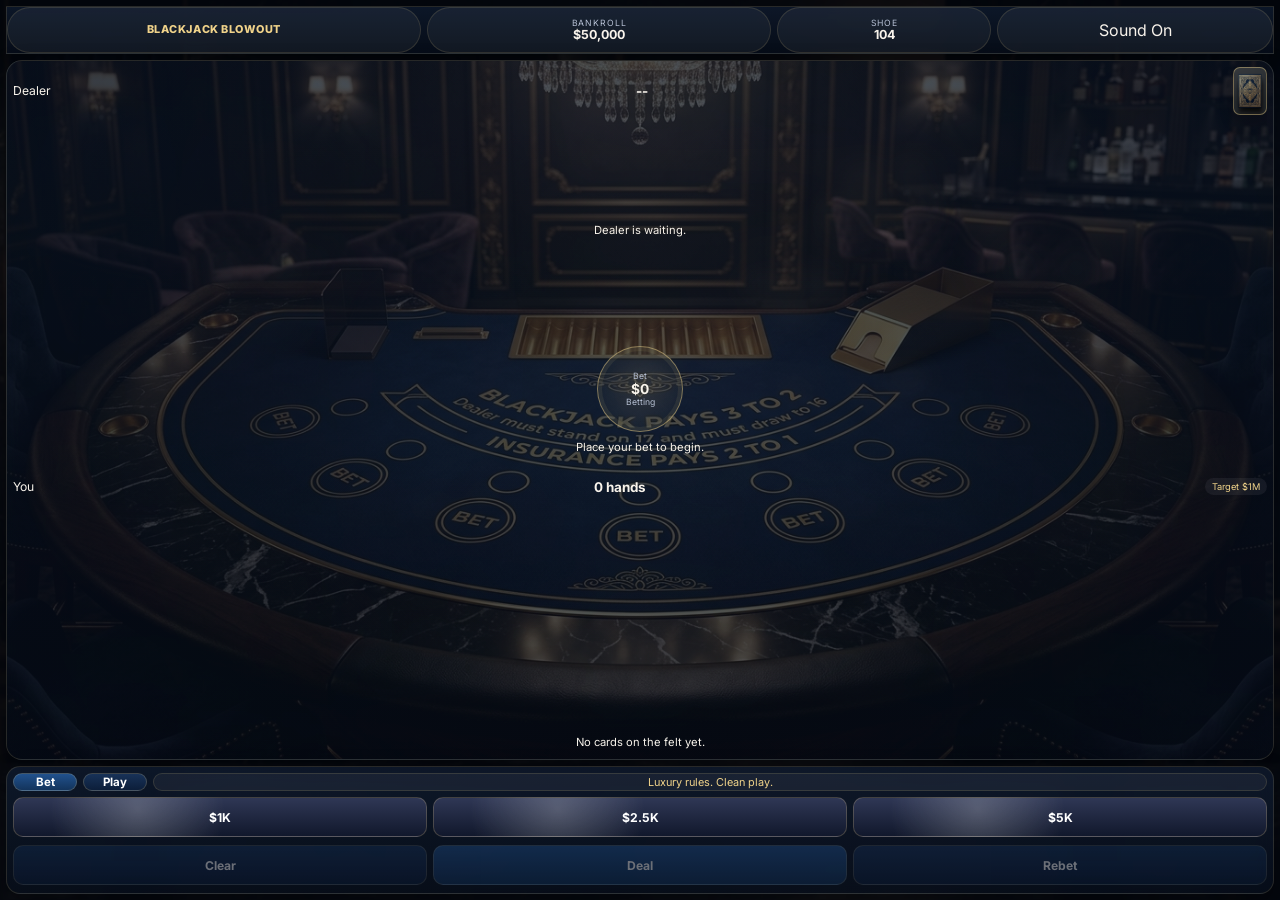
<file: blackjack-blowout/index.html>
<!DOCTYPE html>
<html lang="en">
<head>
  <meta charset="UTF-8" />
  <meta name="viewport" content="width=device-width, initial-scale=1.0, viewport-fit=cover" />
  <title>Blackjack Blowout</title>
  <link rel="preconnect" href="https://fonts.googleapis.com">
  <link rel="preconnect" href="https://fonts.gstatic.com" crossorigin>
  <link href="https://fonts.googleapis.com/css2?family=Inter:wght@500;600;700;800&display=swap" rel="stylesheet">
  <link rel="stylesheet" href="./styles.css" />
</head>
<body>
  <div class="game-shell">
    <div class="ambient-bg"></div>
    <main class="game">
      <header class="topbar glass-panel">
        <div class="top-pill brand-pill">BLACKJACK BLOWOUT</div>
        <div class="top-pill bankroll-pill-wrap"><span>Bankroll</span><strong id="bankrollValue">$50,000</strong><span class="bankroll-delta" id="bankrollDelta"></span></div>
        <div class="top-pill"><span>Shoe</span><strong id="shoeCountMobile">104</strong></div>
        <button class="top-pill sound-pill" id="soundToggle">Sound On</button>
      </header>

      <section class="table glass-panel" id="tableSurface">
        <img class="table-hero" src="./assets/generated/02-table-hero-bg.png" alt="Luxury blackjack table" />
        <div class="table-overlay"></div>

        <div class="deal-origin" id="dealOrigin" aria-hidden="true"></div>

        <section class="hand-area dealer-area">
          <div class="hand-head">
            <span>Dealer</span>
            <strong id="dealerTotal">--</strong>
            <div class="shoe-stack" id="shoeStack" title="Shoe"></div>
          </div>
          <div class="cards" id="dealerHand"></div>
        </section>

        <div class="center-overlay">
          <div class="bet-pill" id="betCircle">
            <span>Bet</span>
            <strong id="currentBetValue">$0</strong>
            <small id="roundPhaseLabel">Betting</small>
          </div>
          <div class="status-toast" id="statusBanner">Place your bet to begin.</div>
          <div class="motion-ribbon" id="motionRibbon"></div>
        </div>

        <section class="hand-area player-area">
          <div class="hand-head">
            <span>You</span>
            <strong id="playerSummary">0 hands</strong>
            <div class="mini-campaign" id="campaignState">Target $1M</div>
          </div>
          <div class="player-hand-tabs" id="playerHandTabs"></div>
          <div class="cards cards-player" id="playerHands"></div>
        </section>
      </section>

      <footer class="dock glass-panel">
        <div class="dock-top">
          <button class="mode-btn active" id="betModeBtn">Bet</button>
          <button class="mode-btn" id="playModeBtn">Play</button>
          <div class="dock-message" id="tableMessage">Luxury rules. Clean play.</div>
        </div>

        <div class="dock-panel dock-panel-bet active" id="betPanel">
          <div class="chip-grid" id="chipRow">
            <button class="chip-btn" data-chip="1000">$1K</button>
            <button class="chip-btn" data-chip="2500">$2.5K</button>
            <button class="chip-btn" data-chip="5000">$5K</button>
          </div>
          <div class="bet-actions">
            <button class="ghost-btn" id="clearBetBtn">Clear</button>
            <button class="primary-btn" id="dealBtn">Deal</button>
            <button class="ghost-btn" id="rebetBtn">Rebet</button>
          </div>
        </div>

        <div class="dock-panel dock-panel-play" id="playPanel">
          <div class="action-grid">
            <button class="action-btn" id="hitBtn">Hit</button>
            <button class="action-btn" id="standBtn">Stand</button>
            <button class="action-btn" id="doubleBtn">Double</button>
            <button class="action-btn" id="splitBtn">Split</button>
          </div>
        </div>
      </footer>
    </main>
  </div>

  <script src="./script.js"></script>
</body>
</html>
</file>
<file: blackjack-blowout/styles.css>
:root {
  --gold: #d7b56d;
  --gold-hi: #f0d38a;
  --text: #f8f3eb;
  --muted: #b8c2d6;
  --card: #f5efe5;
  --vh: 100dvh;
  --topbar-h: 46px;
  --dock-h: 136px;
  --gap: 6px;
  --card-w: clamp(36px, 10vw, 50px);
  --card-overlap: clamp(10px, 2.8vw, 16px);
  --shadow-xl: 0 10px 24px rgba(0, 0, 0, 0.34);
  --shadow-card: 0 6px 14px rgba(0, 0, 0, 0.22);
}
* { box-sizing: border-box; -webkit-tap-highlight-color: transparent; }
html, body {
  margin: 0;
  width: 100%;
  height: 100%;
  overflow: hidden;
}
body {
  font-family: 'Inter', system-ui, sans-serif;
  background: #06111e;
  color: var(--text);
}
button { font: inherit; }
.game-shell {
  width: 100vw;
  height: var(--vh);
  overflow: hidden;
  position: relative;
}
.ambient-bg {
  position: absolute;
  inset: 0;
  background:
    linear-gradient(rgba(4, 8, 16, .75), rgba(4, 8, 16, .88)),
    url('./assets/generated/05-ambient-marble-lounge-bg.png') center/cover no-repeat;
  transform: scale(1.03);
  filter: blur(1px) saturate(1.04);
}
.game {
  position: relative;
  z-index: 1;
  width: 100%;
  height: 100%;
  display: grid;
  grid-template-rows: var(--topbar-h) 1fr var(--dock-h);
  gap: var(--gap);
  padding: max(6px, env(safe-area-inset-top)) 6px max(6px, env(safe-area-inset-bottom));
  overflow: hidden;
}
.glass-panel {
  background: linear-gradient(180deg, rgba(15, 27, 47, .8), rgba(8, 15, 28, .76));
  border: 1px solid rgba(240, 211, 138, .14);
  box-shadow: var(--shadow-xl);
  backdrop-filter: blur(10px);
}
.topbar {
  min-height: 0;
  display: grid;
  grid-template-columns: 1.2fr 1fr .62fr .8fr;
  gap: 6px;
}
.top-pill {
  min-width: 0;
  height: 100%;
  border-radius: 999px;
  background: rgba(255,255,255,.05);
  border: 1px solid rgba(240,211,138,.14);
  display: flex;
  flex-direction: column;
  justify-content: center;
  align-items: center;
  line-height: 1.05;
  padding: 4px 6px;
  text-align: center;
}
.top-pill span {
  font-size: .54rem;
  color: var(--muted);
  text-transform: uppercase;
  letter-spacing: .1em;
}
.top-pill strong { font-size: .78rem; }
.bankroll-pill-wrap { position: relative; overflow: visible; }
.bankroll-delta {
  position: absolute;
  right: 4px;
  top: -8px;
  font-size: .58rem;
  font-weight: 800;
  opacity: 0;
  pointer-events: none;
}
.bankroll-delta.show {
  animation: bankrollFloat .9s ease forwards;
}
.bankroll-delta.positive { color: #7ee2a8; }
.bankroll-delta.negative { color: #ff9aa5; }
.bankroll-delta.neutral { color: var(--gold-hi); }
.brand-pill {
  font-size: .68rem;
  font-weight: 800;
  color: var(--gold-hi);
  letter-spacing: .05em;
}
.sound-pill { color: var(--text); cursor: pointer; }
.table {
  min-height: 0;
  position: relative;
  overflow: hidden;
  border-radius: 16px;
  display: grid;
  grid-template-rows: 1fr auto 1fr;
  gap: 4px;
  padding: 6px;
}
.deal-origin {
  position: absolute;
  top: 12px;
  right: 12px;
  width: var(--card-w);
  aspect-ratio: 5 / 7;
  pointer-events: none;
  opacity: 0;
}
.table.is-ceremony::after {
  content: '';
  position: absolute;
  inset: 0;
  background: linear-gradient(110deg, transparent 0%, rgba(240,211,138,.18) 45%, transparent 70%);
  transform: translateX(-120%);
  animation: tableSweep .8s ease;
  pointer-events: none;
}
.table-hero {
  position: absolute;
  inset: 0;
  width: 100%;
  height: 100%;
  object-fit: cover;
  opacity: .3;
}
.table-overlay {
  position: absolute;
  inset: 0;
  background: radial-gradient(circle at center, transparent 0, rgba(6, 12, 24, .08) 40%, rgba(6, 12, 24, .42) 100%);
}
.hand-area {
  min-height: 0;
  position: relative;
  z-index: 1;
  display: grid;
  grid-template-rows: auto 1fr;
  gap: 4px;
  overflow: hidden;
}
.hand-head {
  min-height: 0;
  display: grid;
  grid-template-columns: auto 1fr auto;
  align-items: center;
  gap: 6px;
  font-size: .76rem;
}
.hand-head strong { justify-self: center; font-size: .84rem; }
.shoe-stack {
  width: min(8vw, 34px);
  height: calc(min(8vw, 34px) * 1.4);
  border-radius: 7px;
  background: url('./assets/generated/04-card-back.png') center/cover no-repeat;
  border: 1px solid rgba(240,211,138,.42);
  box-shadow: var(--shadow-card);
}
.cards {
  min-height: 0;
  display: flex;
  align-items: center;
  justify-content: center;
  overflow: hidden;
  padding-inline: 2px;
}
.cards.dealer-turn { filter: brightness(1.06); }
.card {
  width: var(--card-w);
  aspect-ratio: 5 / 7;
  border-radius: 8px;
  background: linear-gradient(180deg, #fffdf9, var(--card));
  color: #131820;
  box-shadow: var(--shadow-card);
  flex: 0 0 auto;
  margin-left: calc(var(--card-overlap) * -1);
  overflow: hidden;
  transform-origin: center center;
}
.card.dealing { animation: cardLand .34s cubic-bezier(.2,.8,.2,1) both; }
.card.revealing { animation: revealFlip .42s ease both; }
.card:first-child { margin-left: 0; }
.card.face-down {
  background: url('./assets/generated/04-card-back.png') center/cover no-repeat;
}
.card-inner {
  display: flex;
  flex-direction: column;
  justify-content: space-between;
  height: 100%;
  padding: 4px;
}
.card-value { font-size: .68rem; font-weight: 800; }
.card-suit { font-size: .72rem; }
.card.center-mark {
  display: flex;
  align-items: center;
  justify-content: center;
  font-size: .96rem;
  font-weight: 800;
}
.card.red .card-inner, .card.red.center-mark { color: #b3263d; }
.center-overlay {
  min-height: 0;
  position: relative;
  z-index: 2;
  display: grid;
  place-items: center;
  gap: 4px;
}
.bet-pill {
  width: min(22vw, 86px);
  aspect-ratio: 1;
  border-radius: 50%;
  border: 1px solid rgba(240,211,138,.5);
  background: radial-gradient(circle at center, rgba(240,211,138,.12), rgba(10,21,41,.28));
  display: flex;
  flex-direction: column;
  justify-content: center;
  align-items: center;
  text-align: center;
  box-shadow: inset 0 0 0 4px rgba(240,211,138,.08);
}
.bet-pill span, .bet-pill small {
  font-size: .54rem;
  color: var(--muted);
}
.bet-pill strong { font-size: .86rem; }
.status-toast {
  max-width: 88%;
  padding: 4px 10px;
  font-size: .7rem;
  white-space: nowrap;
  overflow: hidden;
  text-overflow: ellipsis;
  border-radius: 999px;
  text-align: center;
}
.status-toast.is-shuffle { color: var(--gold-hi); box-shadow: 0 0 24px rgba(240,211,138,.18); }
.motion-ribbon {
  min-width: 0;
  max-width: 78%;
  padding: 5px 10px;
  border-radius: 999px;
  background: rgba(240,211,138,.14);
  border: 1px solid rgba(240,211,138,.18);
  color: var(--gold-hi);
  font-size: .66rem;
  font-weight: 700;
  letter-spacing: .04em;
  white-space: nowrap;
  overflow: hidden;
  text-overflow: ellipsis;
  opacity: 0;
  transform: translateY(-8px) scale(.98);
  pointer-events: none;
}
.motion-ribbon.show { animation: ribbonIn .8s ease forwards; }
.player-hand-tabs {
  min-height: 0;
  display: flex;
  gap: 4px;
  justify-content: center;
  overflow: hidden;
}
.hand-tab {
  border: 1px solid rgba(240,211,138,.18);
  background: rgba(255,255,255,.06);
  color: var(--text);
  border-radius: 999px;
  padding: 3px 8px;
  font-size: .62rem;
  white-space: nowrap;
}
.hand-tab.active { background: rgba(240,211,138,.16); color: var(--gold-hi); animation: tabPulse .8s ease; }
.cards-player {
  transform-origin: center center;
}
.cards-player .player-hand {
  width: 100%;
}
.player-hand { transition: transform .22s ease, filter .22s ease, box-shadow .22s ease, opacity .22s ease; }
.player-hand.active { box-shadow: 0 0 0 1px rgba(240,211,138,.35), 0 0 18px rgba(240,211,138,.14); transform: translateY(-2px); }
.player-hand.win { box-shadow: 0 0 0 1px rgba(240,211,138,.45), 0 0 20px rgba(240,211,138,.18); animation: handWin .45s ease; }
.player-hand.blackjack { box-shadow: 0 0 0 1px rgba(126,226,168,.55), 0 0 22px rgba(240,211,138,.24); animation: handBlackjack .75s ease; }
.player-hand.lose, .player-hand.bust { filter: saturate(.72) brightness(.82); opacity: .88; }
.player-hand.push { box-shadow: 0 0 0 1px rgba(240,211,138,.24); }
.cards-player .hand-cards {
  min-height: 0;
  display: flex;
  flex-direction: row;
  flex-wrap: nowrap;
  align-items: center;
  justify-content: center;
  overflow: hidden;
}
.cards-player .hand-cards .card {
  flex: 0 0 auto;
}
.mini-campaign {
  font-size: .58rem;
  color: var(--gold-hi);
  background: rgba(255,255,255,.06);
  border-radius: 999px;
  padding: 3px 7px;
  white-space: nowrap;
}
.bet-pill.pulse { animation: betPulse .34s ease; }
.dock {
  min-height: 0;
  border-radius: 14px;
  padding: 6px;
  display: grid;
  grid-template-rows: auto 1fr;
  gap: 6px;
  overflow: hidden;
}
.dock-top {
  display: grid;
  grid-template-columns: 56px 56px 1fr;
  gap: 6px;
  min-height: 0;
}
.mode-btn, .chip-btn, .ghost-btn, .primary-btn, .action-btn {
  border: 1px solid rgba(240,211,138,.22);
  border-radius: 10px;
  color: #fff;
  cursor: pointer;
  min-width: 0;
  min-height: 0;
}
.mode-btn {
  background: linear-gradient(180deg, #183258, #0c1e3a);
  font-size: .72rem;
  font-weight: 700;
}
.mode-btn.active { background: linear-gradient(180deg, #21518d, #13345c); }
.chip-btn:hover, .chip-btn:active { transform: scale(.97); }
.dock-message {
  min-width: 0;
  border-radius: 10px;
  background: rgba(255,255,255,.05);
  border: 1px solid rgba(240,211,138,.14);
  display: flex;
  align-items: center;
  justify-content: center;
  padding: 0 8px;
  font-size: .68rem;
  color: var(--gold-hi);
  white-space: nowrap;
  overflow: hidden;
  text-overflow: ellipsis;
}
.dock-panel {
  min-height: 0;
  display: none;
}
.dock-panel.active {
  display: grid;
  gap: 6px;
  min-height: 0;
}
.chip-grid {
  display: grid;
  grid-template-columns: repeat(3, 1fr);
  gap: 6px;
}
.bet-actions {
  display: grid;
  grid-template-columns: repeat(3, 1fr);
  gap: 6px;
}
.action-grid {
  display: grid;
  grid-template-columns: repeat(2, 1fr);
  gap: 6px;
  height: 100%;
}
.chip-btn, .ghost-btn, .primary-btn, .action-btn {
  height: clamp(32px, 5.2vh, 40px);
  padding: 0 8px;
  font-size: .76rem;
  font-weight: 700;
}
.chip-btn {
  background: radial-gradient(circle at 30% 30%, rgba(255,255,255,.22), transparent 30%), linear-gradient(180deg, #2f3755, #11182c);
}
.ghost-btn, .action-btn, .primary-btn {
  background: linear-gradient(180deg, #183258, #0c1e3a);
}
#standBtn {
  background: linear-gradient(180deg, #239b56, #166534);
  border-color: rgba(160, 255, 192, 0.35);
}
.primary-btn { background: linear-gradient(180deg, #21518d, #13345c); }
.chip-btn[disabled], .ghost-btn[disabled], .primary-btn[disabled], .action-btn[disabled], .mode-btn[disabled] {
  opacity: .4;
  cursor: not-allowed;
}
.float-delta {
  position: absolute;
  left: 50%;
  top: 50%;
  transform: translate(-50%, 0);
  font-size: .72rem;
  font-weight: 800;
  pointer-events: none;
  opacity: 0;
}
.float-delta.positive { color: #7ee2a8; }
.float-delta.negative { color: #ff9aa5; }
.float-delta.neutral { color: var(--gold-hi); }
.float-delta.show { animation: floatDelta .95s ease forwards; }
.shoe-shuffling { animation: shuffleShake .7s ease 2; }
.shoe-shuffling-premium { animation: shuffleShake .7s ease 2, shoeGlow .8s ease; }
@keyframes shuffleShake {
  0%,100% { transform: rotate(0); }
  25% { transform: rotate(-4deg) translateX(-2px); }
  75% { transform: rotate(4deg) translateX(2px); }
}
@keyframes cardLand {
  0% { transform: translateY(-18px) scale(.88) rotate(-8deg); opacity: 0; filter: brightness(1.2); }
  65% { transform: translateY(2px) scale(1.03) rotate(1deg); opacity: 1; filter: brightness(1); }
  100% { transform: translateY(0) scale(1) rotate(0); opacity: 1; filter: brightness(1); }
}
@keyframes revealFlip {
  0% { transform: rotateY(0deg) scaleX(1); filter: brightness(1); }
  50% { transform: rotateY(90deg) scaleX(.88); filter: brightness(1.35); }
  100% { transform: rotateY(0deg) scaleX(1); filter: brightness(1); }
}
@keyframes betPulse {
  0%,100% { transform: scale(1); box-shadow: inset 0 0 0 4px rgba(240,211,138,.08); }
  50% { transform: scale(1.12); box-shadow: inset 0 0 0 4px rgba(240,211,138,.18), 0 0 18px rgba(240,211,138,.18); }
}
@keyframes handWin {
  0%,100% { transform: translateY(0); }
  50% { transform: translateY(-2px); }
}
@keyframes handBlackjack {
  0%,100% { transform: translateY(0); box-shadow: 0 0 0 1px rgba(126,226,168,.55), 0 0 22px rgba(240,211,138,.24); }
  50% { transform: translateY(-4px); box-shadow: 0 0 0 1px rgba(126,226,168,.75), 0 0 30px rgba(240,211,138,.34); }
}
@keyframes tabPulse {
  0%,100% { box-shadow: 0 0 0 rgba(240,211,138,0); }
  50% { box-shadow: 0 0 12px rgba(240,211,138,.18); }
}
@keyframes floatDelta {
  0% { opacity: 0; transform: translate(-50%, 8px) scale(.96); }
  15% { opacity: 1; }
  100% { opacity: 0; transform: translate(-50%, -22px) scale(1.04); }
}
@keyframes bankrollFloat {
  0% { opacity: 0; transform: translateY(8px); }
  15% { opacity: 1; }
  100% { opacity: 0; transform: translateY(-12px); }
}
@keyframes shoeGlow {
  0%,100% { box-shadow: var(--shadow-card); }
  50% { box-shadow: 0 0 18px rgba(240,211,138,.26); }
}
@keyframes tableSweep {
  0% { transform: translateX(-120%); }
  100% { transform: translateX(120%); }
}
@keyframes ribbonIn {
  0% { opacity: 0; transform: translateY(-8px) scale(.98); }
  15% { opacity: 1; }
  70% { opacity: 1; transform: translateY(0) scale(1); }
  100% { opacity: 0; transform: translateY(4px) scale(1); }
}
@media (max-height: 740px) {
  :root {
    --topbar-h: 42px;
    --dock-h: 124px;
    --card-w: clamp(34px, 9vw, 44px);
  }
  .top-pill span, .bet-pill span, .bet-pill small { font-size: .5rem; }
  .top-pill strong, .hand-head strong, .bet-pill strong { font-size: .74rem; }
  .brand-pill { font-size: .62rem; }
  .status-toast, .dock-message { font-size: .64rem; }
  .chip-btn, .ghost-btn, .primary-btn, .action-btn { height: 30px; font-size: .7rem; }
}
@media (min-width: 768px) {
  :root {
    --topbar-h: 48px;
    --dock-h: 128px;
    --card-w: clamp(42px, 6vw, 58px);
  }
  .dock-top { grid-template-columns: 64px 64px 1fr; }
  .action-grid { grid-template-columns: repeat(4, 1fr); }
}
</file>
